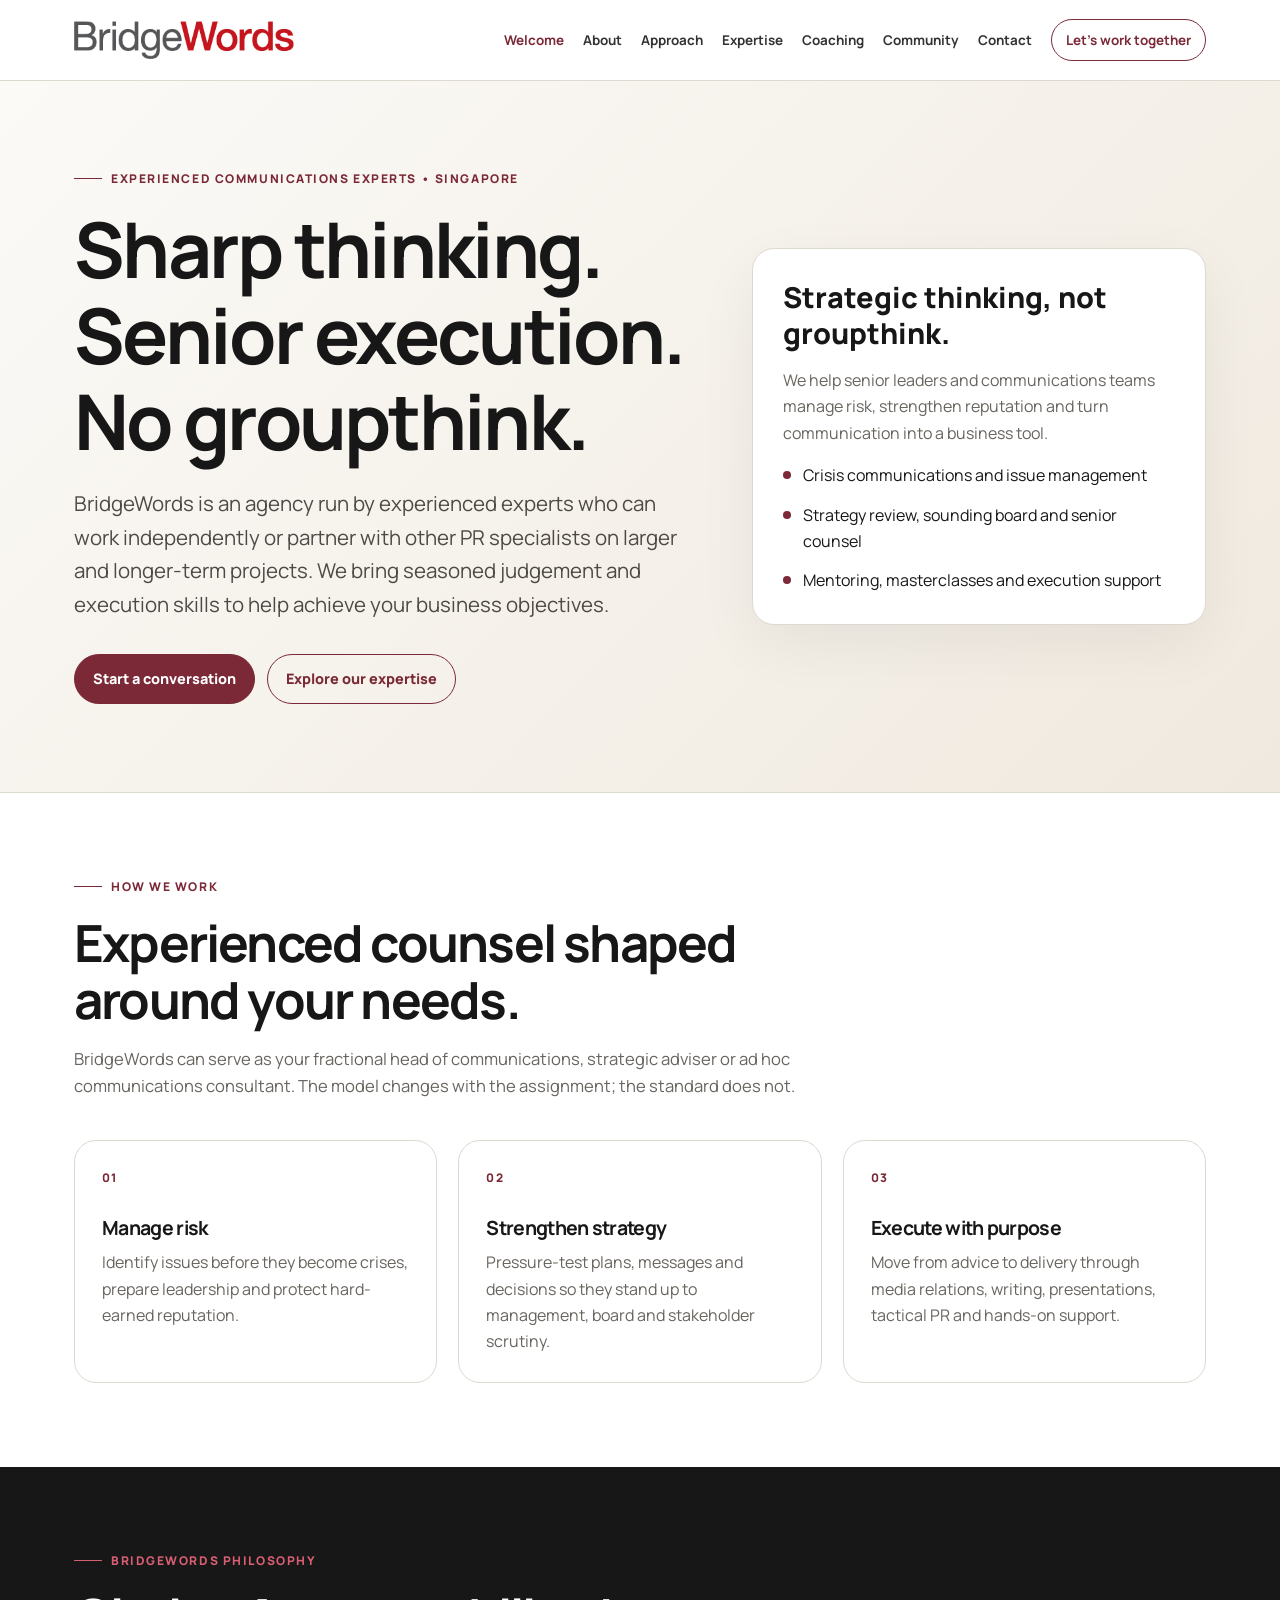
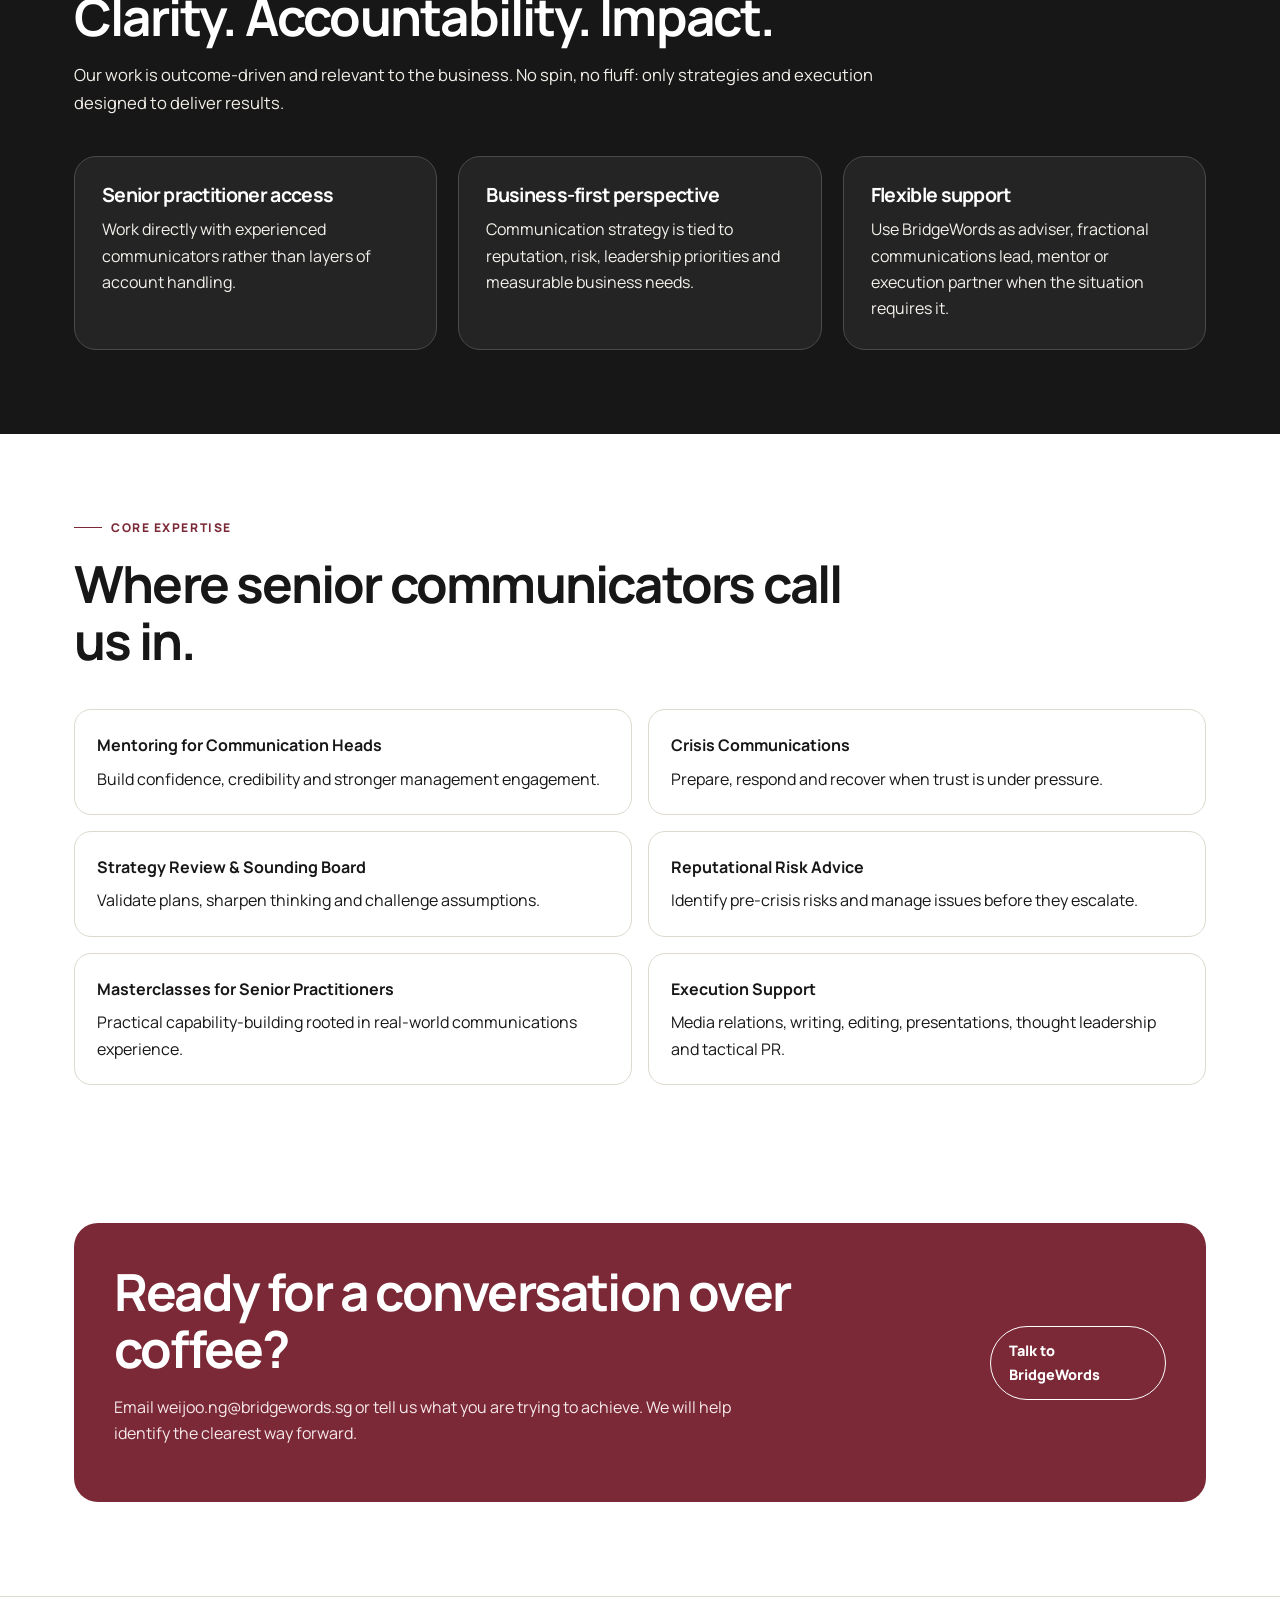
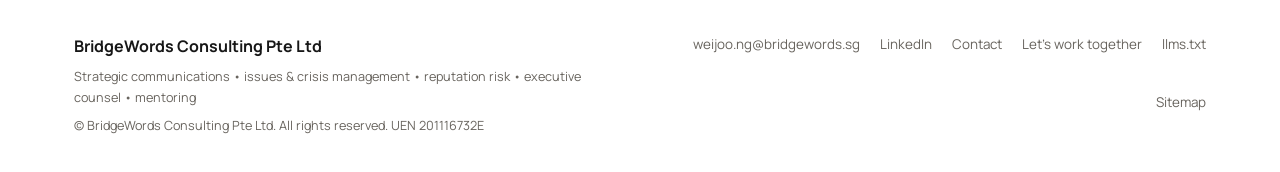
<file: index.html>
<!doctype html><html lang="en-SG"><head><meta charset="utf-8"><meta name="viewport" content="width=device-width,initial-scale=1"><title>BridgeWords Consulting Singapore | Strategic, Crisis & Reputation Communications</title><meta name="description" content="BridgeWords Consulting is a Singapore communications agency led by experienced practitioners, providing strategic counsel, crisis communications, reputation risk advice, mentoring and execution support."><link rel="canonical" href="https://bridgewords.sg/"><meta name="robots" content="index,follow,max-image-preview:large,max-snippet:-1,max-video-preview:-1"><meta property="og:type" content="website"><meta property="og:site_name" content="BridgeWords Consulting"><meta property="og:title" content="BridgeWords Consulting Singapore | Strategic, Crisis & Reputation Communications"><meta property="og:description" content="Experienced communications practitioners helping organisations manage risk, strengthen reputation and achieve business outcomes."><meta property="og:url" content="https://bridgewords.sg/"><meta name="twitter:card" content="summary"><meta name="theme-color" content="#7b2937"><link rel="icon" type="image/png" href="1db264cc-a1f7-4cd2-b5b4-df3e42ef3be7.png"><link rel="apple-touch-icon" href="1db264cc-a1f7-4cd2-b5b4-df3e42ef3be7.png"><link rel="stylesheet" href="assets/styles.css"><script type="application/ld+json">{"@context":"https://schema.org","@type":"ProfessionalService","name":"BridgeWords Consulting Pte Ltd","url":"https://bridgewords.sg/","email":"weijoo.ng@bridgewords.sg","description":"Singapore strategic communications consultancy providing crisis communications, reputation risk advice, strategic counsel, mentoring, media relations, writing and tactical PR support.","areaServed":["Singapore","ASEAN","Asia"],"knowsAbout":["Strategic communications","Crisis communications","Issues management","Reputation risk","Media relations","Executive counsel","PR mentoring","Communications strategy"],"identifier":{"@type":"PropertyValue","propertyID":"UEN","value":"201116732E"}}</script></head><body><header class="site-header"><div class="nav-wrap"><a class="brand" href="index.html" aria-label="BridgeWords Consulting home"><img class="brand-logo" src="BW_Logo_Colour.png" alt="BridgeWords Consulting Pte Ltd"></a><button class="menu-btn" aria-expanded="false" aria-controls="site-nav">Menu</button><nav class="nav" id="site-nav" aria-label="Primary"><a href="index.html" aria-current="page">Welcome</a><a href="about-bridgewords.html">About</a><a href="our-approach.html">Approach</a><a href="our-expertise.html">Expertise</a><a href="coaching--mentoring.html">Coaching</a><a href="bridgewords-community.html">Community</a><a href="contact.html">Contact</a><a class="nav-cta" href="lets-work-together.html">Let's work together</a></nav></div></header><main><section class="hero"><div class="hero-grid"><div><div class="eyebrow">Experienced communications experts • Singapore</div><h1>Sharp thinking. Senior execution. No groupthink.</h1><p class="lede">BridgeWords is an agency run by experienced experts who can work independently or partner with other PR specialists on larger and longer-term projects. We bring seasoned judgement and execution skills to help achieve your business objectives.</p><div class="hero-actions"><a class="btn btn-primary" href="lets-work-together.html">Start a conversation</a><a class="btn btn-secondary" href="our-expertise.html">Explore our expertise</a></div></div><aside class="hero-card"><div class="big">Strategic thinking, not groupthink.</div><p>We help senior leaders and communications teams manage risk, strengthen reputation and turn communication into a business tool.</p><div class="tick">Crisis communications and issue management</div><div class="tick">Strategy review, sounding board and senior counsel</div><div class="tick">Mentoring, masterclasses and execution support</div></aside></div></section><section class="section"><div class="section-head"><div class="eyebrow">How we work</div><h2>Experienced counsel shaped around your needs.</h2><p>BridgeWords can serve as your fractional head of communications, strategic adviser or ad hoc communications consultant. The model changes with the assignment; the standard does not.</p></div><div class="grid-3"><article class="card"><div class="card-num">01</div><h3>Manage risk</h3><p>Identify issues before they become crises, prepare leadership and protect hard-earned reputation.</p></article><article class="card"><div class="card-num">02</div><h3>Strengthen strategy</h3><p>Pressure-test plans, messages and decisions so they stand up to management, board and stakeholder scrutiny.</p></article><article class="card"><div class="card-num">03</div><h3>Execute with purpose</h3><p>Move from advice to delivery through media relations, writing, presentations, tactical PR and hands-on support.</p></article></div></section><section class="band"><div class="section"><div class="section-head"><div class="eyebrow">BridgeWords philosophy</div><h2>Clarity. Accountability. Impact.</h2><p>Our work is outcome-driven and relevant to the business. No spin, no fluff: only strategies and execution designed to deliver results.</p></div><div class="grid-3"><article class="card"><h3>Senior practitioner access</h3><p>Work directly with experienced communicators rather than layers of account handling.</p></article><article class="card"><h3>Business-first perspective</h3><p>Communication strategy is tied to reputation, risk, leadership priorities and measurable business needs.</p></article><article class="card"><h3>Flexible support</h3><p>Use BridgeWords as adviser, fractional communications lead, mentor or execution partner when the situation requires it.</p></article></div></div></section><section class="section"><div class="section-head"><div class="eyebrow">Core expertise</div><h2>Where senior communicators call us in.</h2></div><div class="service-list"><div class="service"><strong>Mentoring for Communication Heads</strong><span>Build confidence, credibility and stronger management engagement.</span></div><div class="service"><strong>Crisis Communications</strong><span>Prepare, respond and recover when trust is under pressure.</span></div><div class="service"><strong>Strategy Review & Sounding Board</strong><span>Validate plans, sharpen thinking and challenge assumptions.</span></div><div class="service"><strong>Reputational Risk Advice</strong><span>Identify pre-crisis risks and manage issues before they escalate.</span></div><div class="service"><strong>Masterclasses for Senior Practitioners</strong><span>Practical capability-building rooted in real-world communications experience.</span></div><div class="service"><strong>Execution Support</strong><span>Media relations, writing, editing, presentations, thought leadership and tactical PR.</span></div></div></section><section class="section section-tight"><div class="cta"><div><h2>Ready for a conversation over coffee?</h2><p>Email weijoo.ng@bridgewords.sg or tell us what you are trying to achieve. We will help identify the clearest way forward.</p></div><a class="btn btn-secondary" style="border-color:white;color:white" href="lets-work-together.html">Talk to BridgeWords</a></div></section></main><footer class="site-footer"><div class="footer-grid"><div><strong>BridgeWords Consulting Pte Ltd</strong><div class="footer-note">Strategic communications • issues & crisis management • reputation risk • executive counsel • mentoring</div><div class="footer-note">© BridgeWords Consulting Pte Ltd. All rights reserved. UEN 201116732E</div></div><div class="footer-links"><a href="mailto:weijoo.ng@bridgewords.sg">weijoo.ng@bridgewords.sg</a><a href="https://www.linkedin.com/in/weijoo/recent-activity/all/" target="_blank" rel="noopener">LinkedIn</a><a href="contact.html">Contact</a><a href="lets-work-together.html">Let's work together</a><a href="llms.txt">llms.txt</a><a href="sitemap.xml">Sitemap</a></div></div></footer><script src="assets/site.js" defer></script></body></html>
</file>
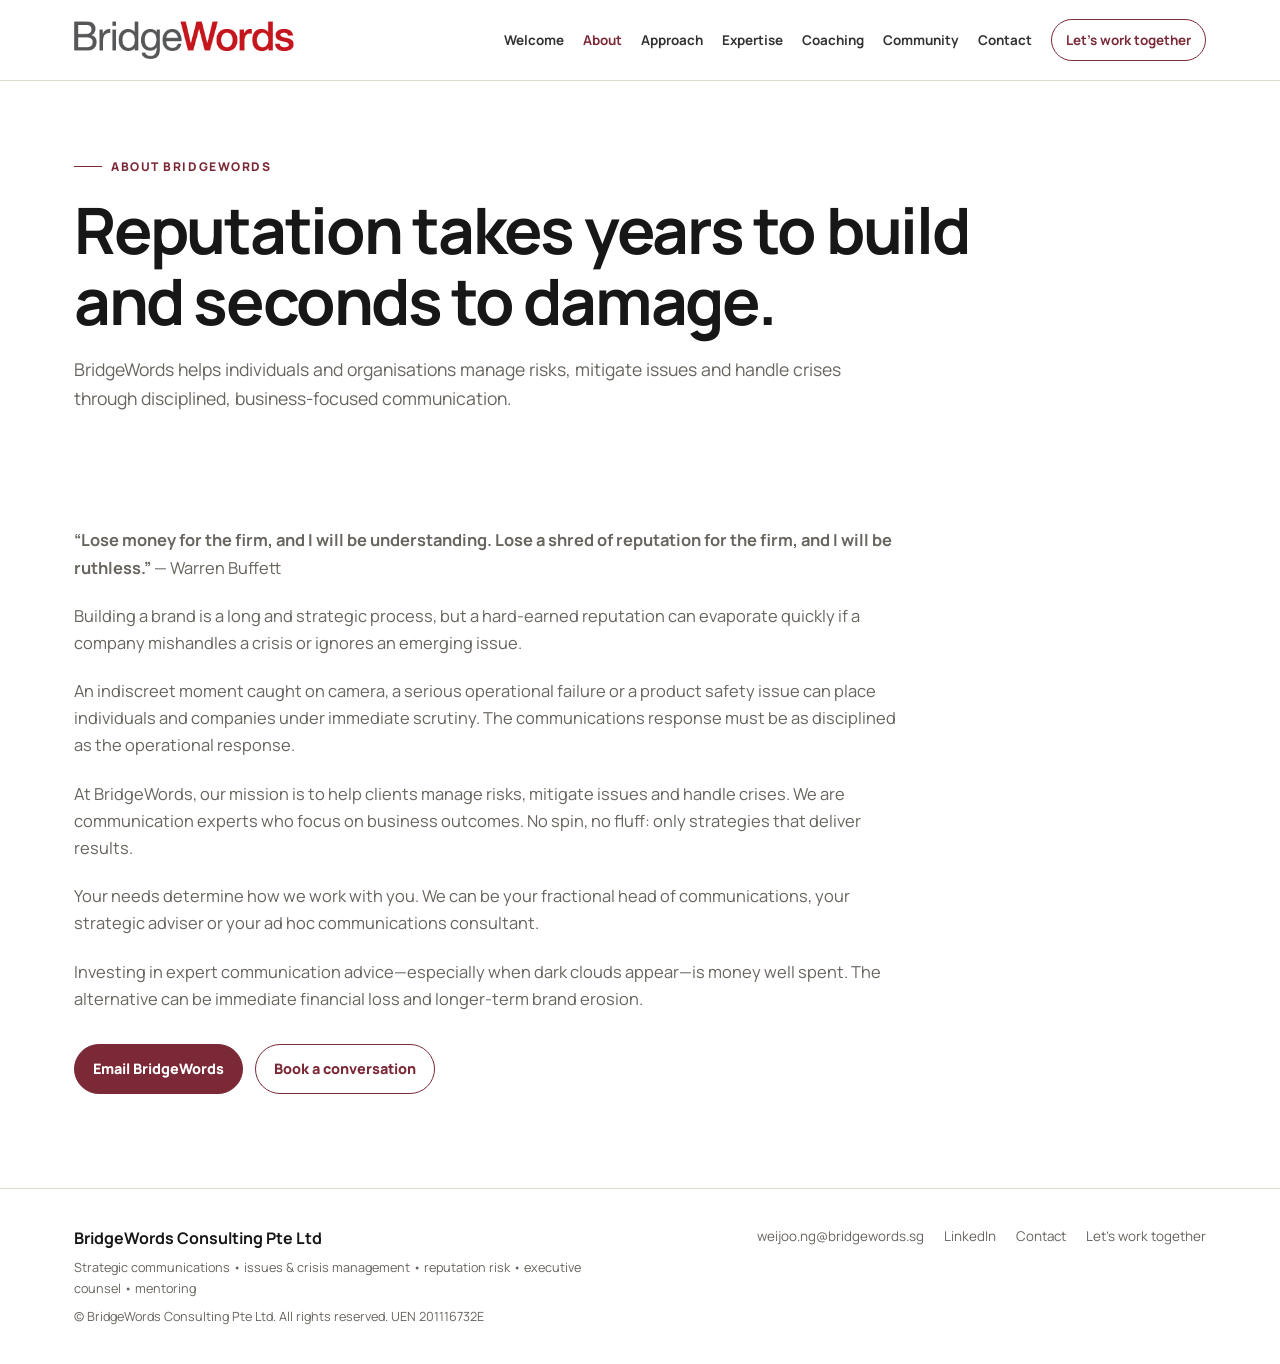
<file: about-bridgewords.html>
<!doctype html><html lang="en-SG"><head><meta charset="utf-8"><meta name="viewport" content="width=device-width,initial-scale=1"><title>About BridgeWords Consulting | Reputation, Risk & Crisis Communications Singapore</title><meta name="description" content="BridgeWords helps individuals and organisations manage communications risk, mitigate issues and handle crises with practical senior counsel focused on business outcomes."><link rel="canonical" href="https://bridgewords.sg/about-bridgewords.html"><meta name="robots" content="index,follow,max-image-preview:large,max-snippet:-1,max-video-preview:-1"><meta property="og:type" content="website"><meta property="og:site_name" content="BridgeWords Consulting"><meta property="og:title" content="About BridgeWords Consulting | Reputation, Risk & Crisis Communications Singapore"><meta property="og:description" content="Practical senior communications counsel to manage risk, mitigate issues and protect reputation."><meta property="og:url" content="https://bridgewords.sg/about-bridgewords.html"><meta name="twitter:card" content="summary"><meta name="theme-color" content="#7b2937"><link rel="icon" type="image/png" href="1db264cc-a1f7-4cd2-b5b4-df3e42ef3be7.png"><link rel="apple-touch-icon" href="1db264cc-a1f7-4cd2-b5b4-df3e42ef3be7.png"><link rel="stylesheet" href="assets/styles.css"></head><body><header class="site-header"><div class="nav-wrap"><a class="brand" href="index.html" aria-label="BridgeWords Consulting home"><img class="brand-logo" src="BW_Logo_Colour.png" alt="BridgeWords Consulting Pte Ltd"></a><button class="menu-btn" aria-expanded="false" aria-controls="site-nav">Menu</button><nav class="nav" id="site-nav" aria-label="Primary"><a href="index.html">Welcome</a><a href="about-bridgewords.html" aria-current="page">About</a><a href="our-approach.html">Approach</a><a href="our-expertise.html">Expertise</a><a href="coaching--mentoring.html">Coaching</a><a href="bridgewords-community.html">Community</a><a href="contact.html">Contact</a><a class="nav-cta" href="lets-work-together.html">Let's work together</a></nav></div></header><main><section class="page-hero"><div class="eyebrow">About BridgeWords</div><h1>Reputation takes years to build and seconds to damage.</h1><p>BridgeWords helps individuals and organisations manage risks, mitigate issues and handle crises through disciplined, business-focused communication.</p></section><section class="section section-tight"><div class="prose"><p><strong>“Lose money for the firm, and I will be understanding. Lose a shred of reputation for the firm, and I will be ruthless.”</strong> — Warren Buffett</p><p>Building a brand is a long and strategic process, but a hard-earned reputation can evaporate quickly if a company mishandles a crisis or ignores an emerging issue.</p><p>An indiscreet moment caught on camera, a serious operational failure or a product safety issue can place individuals and companies under immediate scrutiny. The communications response must be as disciplined as the operational response.</p><p>At BridgeWords, our mission is to help clients manage risks, mitigate issues and handle crises. We are communication experts who focus on business outcomes. No spin, no fluff: only strategies that deliver results.</p><p>Your needs determine how we work with you. We can be your fractional head of communications, your strategic adviser or your ad hoc communications consultant.</p><p>Investing in expert communication advice—especially when dark clouds appear—is money well spent. The alternative can be immediate financial loss and longer-term brand erosion.</p></div><div class="hero-actions"><a class="btn btn-primary" href="mailto:weijoo.ng@bridgewords.sg">Email BridgeWords</a><a class="btn btn-secondary" href="lets-work-together.html">Book a conversation</a></div></section></main><footer class="site-footer"><div class="footer-grid"><div><strong>BridgeWords Consulting Pte Ltd</strong><div class="footer-note">Strategic communications • issues & crisis management • reputation risk • executive counsel • mentoring</div><div class="footer-note">© BridgeWords Consulting Pte Ltd. All rights reserved. UEN 201116732E</div></div><div class="footer-links"><a href="mailto:weijoo.ng@bridgewords.sg">weijoo.ng@bridgewords.sg</a><a href="https://www.linkedin.com/in/weijoo/recent-activity/all/" target="_blank" rel="noopener">LinkedIn</a><a href="contact.html">Contact</a><a href="lets-work-together.html">Let's work together</a></div></div></footer><script src="assets/site.js" defer></script></body></html>
</file>
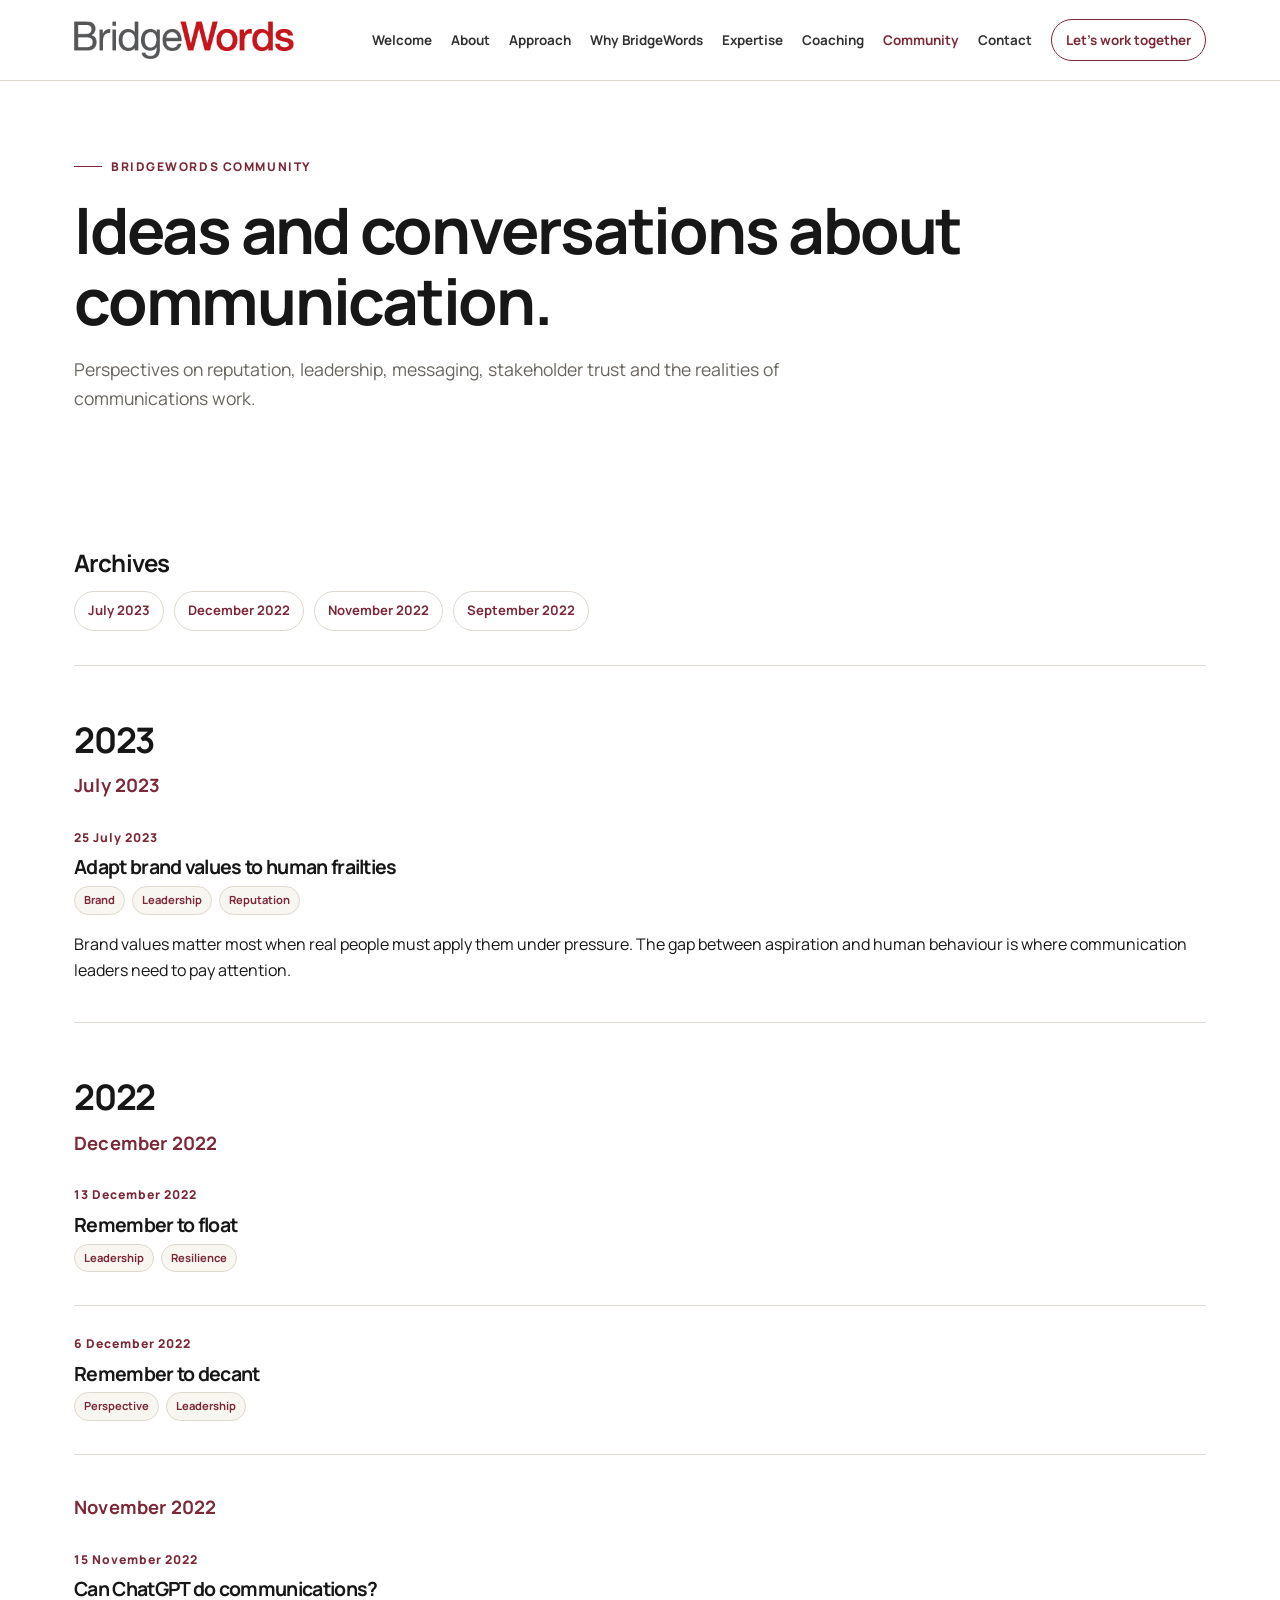
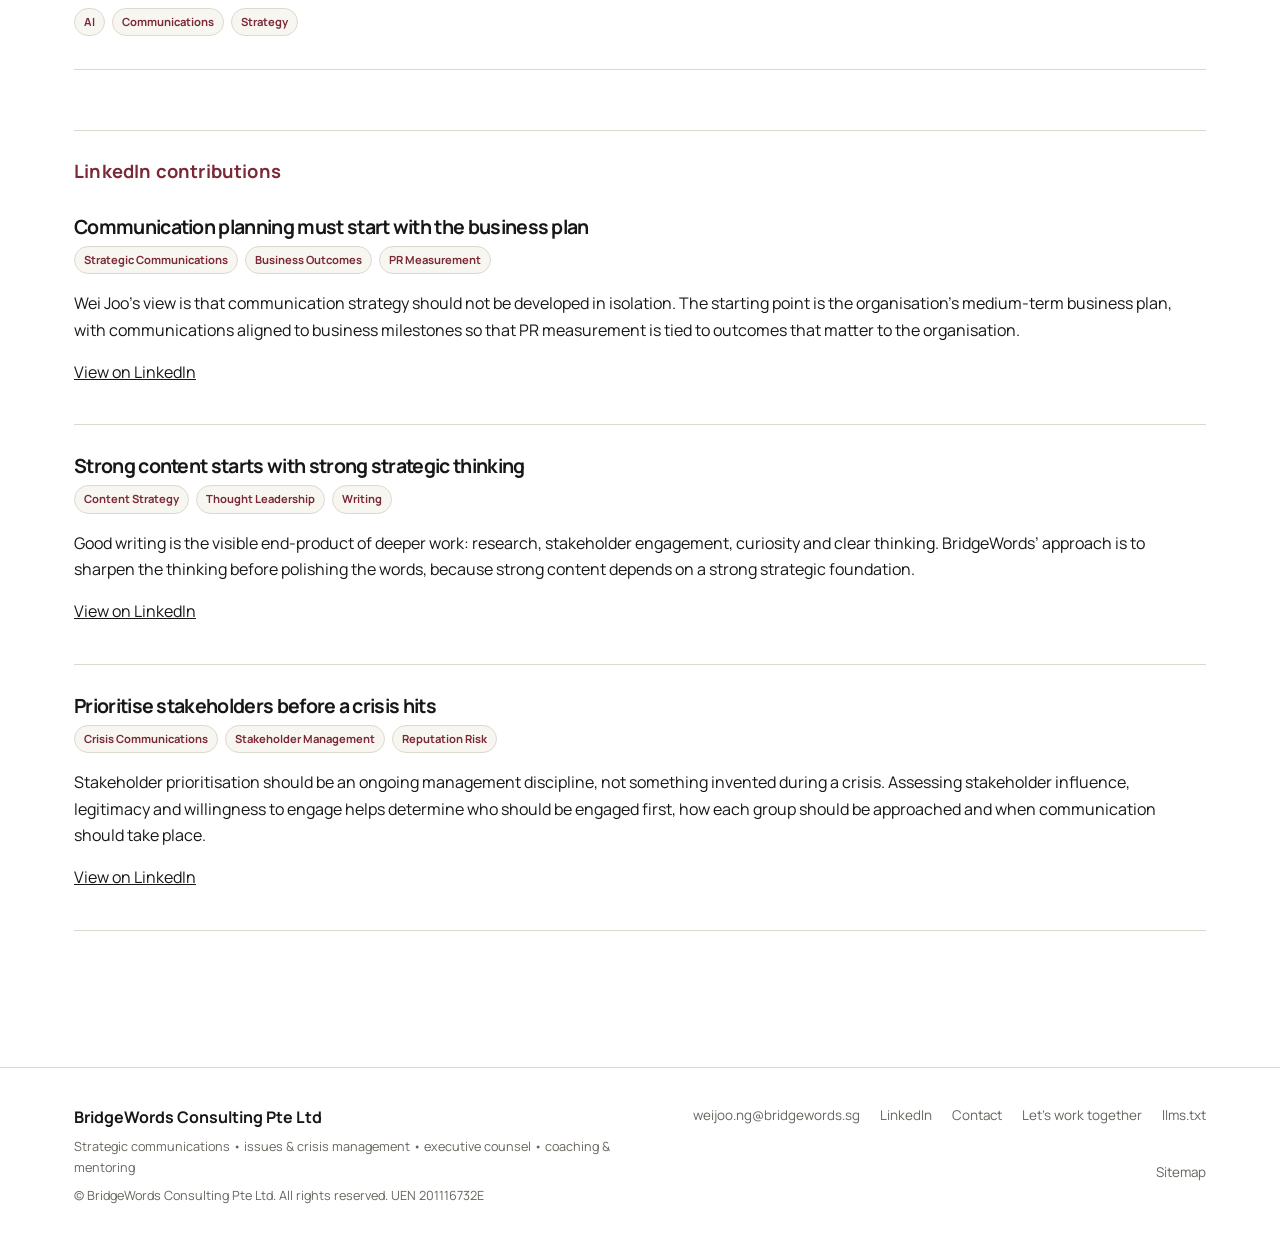
<file: bridgewords-community.html>
<!doctype html><html lang="en-SG"><head><meta charset="utf-8"><meta name="viewport" content="width=device-width,initial-scale=1"><title>BridgeWords Community | Communications Ideas & Commentary</title><meta name="description" content="BridgeWords Community shares perspectives on strategic communications, reputation, leadership, messaging and stakeholder trust."><link rel="canonical" href="https://bridgewords.sg/bridgewords-community.html"><meta name="robots" content="index,follow,max-image-preview:large,max-snippet:-1,max-video-preview:-1"><meta property="og:type" content="website"><meta property="og:site_name" content="BridgeWords Consulting"><meta property="og:title" content="BridgeWords Community | Communications Ideas & Commentary"><meta property="og:description" content="BridgeWords Community shares perspectives on strategic communications, reputation, leadership, messaging and stakeholder trust."><meta property="og:url" content="https://bridgewords.sg/bridgewords-community.html"><meta name="twitter:card" content="summary"><meta name="theme-color" content="#7b2937"><link rel="icon" type="image/png" href="1db264cc-a1f7-4cd2-b5b4-df3e42ef3be7.png"><link rel="apple-touch-icon" href="1db264cc-a1f7-4cd2-b5b4-df3e42ef3be7.png"><link rel="stylesheet" href="assets/styles.css"><script type="application/ld+json">{"@context":"https://schema.org","@type":"ProfessionalService","name":"BridgeWords Consulting Pte Ltd","url":"https://bridgewords.sg/","email":"weijoo.ng@bridgewords.sg","description":"Singapore strategic communications consultancy supporting senior leaders and organisations with reputation, issues and crisis communications, counsel, media relations, writing, coaching and mentoring.","areaServed":["Singapore","Asia"],"knowsAbout":["Strategic communications","Crisis communications","Issues management","Corporate reputation","Media relations","Executive counsel","PR coaching","Communications mentoring"],"identifier":{"@type":"PropertyValue","propertyID":"UEN","value":"201116732E"}}</script></head><body><header class="site-header"><div class="nav-wrap"><a class="brand" href="index.html" aria-label="BridgeWords Consulting home"><img class="brand-logo" src="BW_Logo_Colour.png" alt="BridgeWords Consulting Pte Ltd"></a><button class="menu-btn" aria-expanded="false" aria-controls="site-nav">Menu</button><nav class="nav" id="site-nav" aria-label="Primary"><a href="index.html">Welcome</a><a href="about-bridgewords.html">About</a><a href="our-approach.html">Approach</a><a href="why-bridgewords.html">Why BridgeWords</a><a href="our-expertise.html">Expertise</a><a href="coaching--mentoring.html">Coaching</a><a href="bridgewords-community.html" aria-current="page">Community</a><a href="contact.html">Contact</a><a class="nav-cta" href="lets-work-together.html">Let's work together</a></nav></div></header><main><section class="page-hero"><div class="eyebrow">BridgeWords Community</div><h1>Ideas and conversations about communication.</h1><p>Perspectives on reputation, leadership, messaging, stakeholder trust and the realities of communications work.</p></section><section class="section section-tight">
<div class="archive-index">
  <h2>Archives</h2>
  <div class="archive-links">
    <a href="#july-2023">July 2023</a>
    <a href="#december-2022">December 2022</a>
    <a href="#november-2022">November 2022</a>
    <a href="https://www.bridgewords.sg/bridgewords-community/archives/09-2022" target="_blank" rel="noopener">September 2022</a>
  </div>
</div>

<div class="archive-year"><h2>2023</h2></div>
<section id="july-2023" class="archive-month">
  <h3>July 2023</h3>
  <article class="post">
    <time datetime="2023-07-25">25 July 2023</time>
    <h3>Adapt brand values to human frailties</h3>
    <div class="post-tags"><span>Brand</span><span>Leadership</span><span>Reputation</span></div>
    <p>Brand values matter most when real people must apply them under pressure. The gap between aspiration and human behaviour is where communication leaders need to pay attention.</p>
  </article>
</section>

<div class="archive-year"><h2>2022</h2></div>
<section id="december-2022" class="archive-month">
  <h3>December 2022</h3>
  <article class="post">
    <time datetime="2022-12-13">13 December 2022</time>
    <h3>Remember to float</h3>
    <div class="post-tags"><span>Leadership</span><span>Resilience</span></div>
  </article>
  <article class="post">
    <time datetime="2022-12-06">6 December 2022</time>
    <h3>Remember to decant</h3>
    <div class="post-tags"><span>Perspective</span><span>Leadership</span></div>
  </article>
</section>

<section id="november-2022" class="archive-month">
  <h3>November 2022</h3>
  <article class="post">
    <time datetime="2022-11-15">15 November 2022</time>
    <h3>Can ChatGPT do communications?</h3>
    <div class="post-tags"><span>AI</span><span>Communications</span><span>Strategy</span></div>
  </article>
</section>

<section class="archive-month linkedin-posts">
  <h3>LinkedIn contributions</h3>
  <article class="post">
    <h3>Communication planning must start with the business plan</h3>
    <div class="post-tags"><span>Strategic Communications</span><span>Business Outcomes</span><span>PR Measurement</span></div>
    <p>Wei Joo’s view is that communication strategy should not be developed in isolation. The starting point is the organisation’s medium-term business plan, with communications aligned to business milestones so that PR measurement is tied to outcomes that matter to the organisation.</p>
    <p><a href="https://www.linkedin.com/advice/1/how-can-you-use-pr-become-thought-leader-expert" target="_blank" rel="noopener">View on LinkedIn</a></p>
  </article>
  <article class="post">
    <h3>Strong content starts with strong strategic thinking</h3>
    <div class="post-tags"><span>Content Strategy</span><span>Thought Leadership</span><span>Writing</span></div>
    <p>Good writing is the visible end-product of deeper work: research, stakeholder engagement, curiosity and clear thinking. BridgeWords’ approach is to sharpen the thinking before polishing the words, because strong content depends on a strong strategic foundation.</p>
    <p><a href="https://www.linkedin.com/advice/1/how-can-you-use-pr-become-thought-leader-expert" target="_blank" rel="noopener">View on LinkedIn</a></p>
  </article>
  <article class="post">
    <h3>Prioritise stakeholders before a crisis hits</h3>
    <div class="post-tags"><span>Crisis Communications</span><span>Stakeholder Management</span><span>Reputation Risk</span></div>
    <p>Stakeholder prioritisation should be an ongoing management discipline, not something invented during a crisis. Assessing stakeholder influence, legitimacy and willingness to engage helps determine who should be engaged first, how each group should be approached and when communication should take place.</p>
    <p><a href="https://www.linkedin.com/advice/0/how-do-you-identify-prioritize-your-key" target="_blank" rel="noopener">View on LinkedIn</a></p>
  </article>
</section>
</section></main><footer class="site-footer"><div class="footer-grid"><div><strong>BridgeWords Consulting Pte Ltd</strong><div class="footer-note">Strategic communications • issues & crisis management • executive counsel • coaching & mentoring</div><div class="footer-note">© BridgeWords Consulting Pte Ltd. All rights reserved. UEN 201116732E</div></div><div class="footer-links"><a href="mailto:weijoo.ng@bridgewords.sg">weijoo.ng@bridgewords.sg</a><a href="https://www.linkedin.com/in/weijoo/recent-activity/all/" target="_blank" rel="noopener">LinkedIn</a><a href="contact.html">Contact</a><a href="lets-work-together.html">Let&apos;s work together</a><a href="llms.txt">llms.txt</a><a href="sitemap.xml">Sitemap</a></div></div></footer><script src="assets/site.js" defer></script></body></html>
</file>
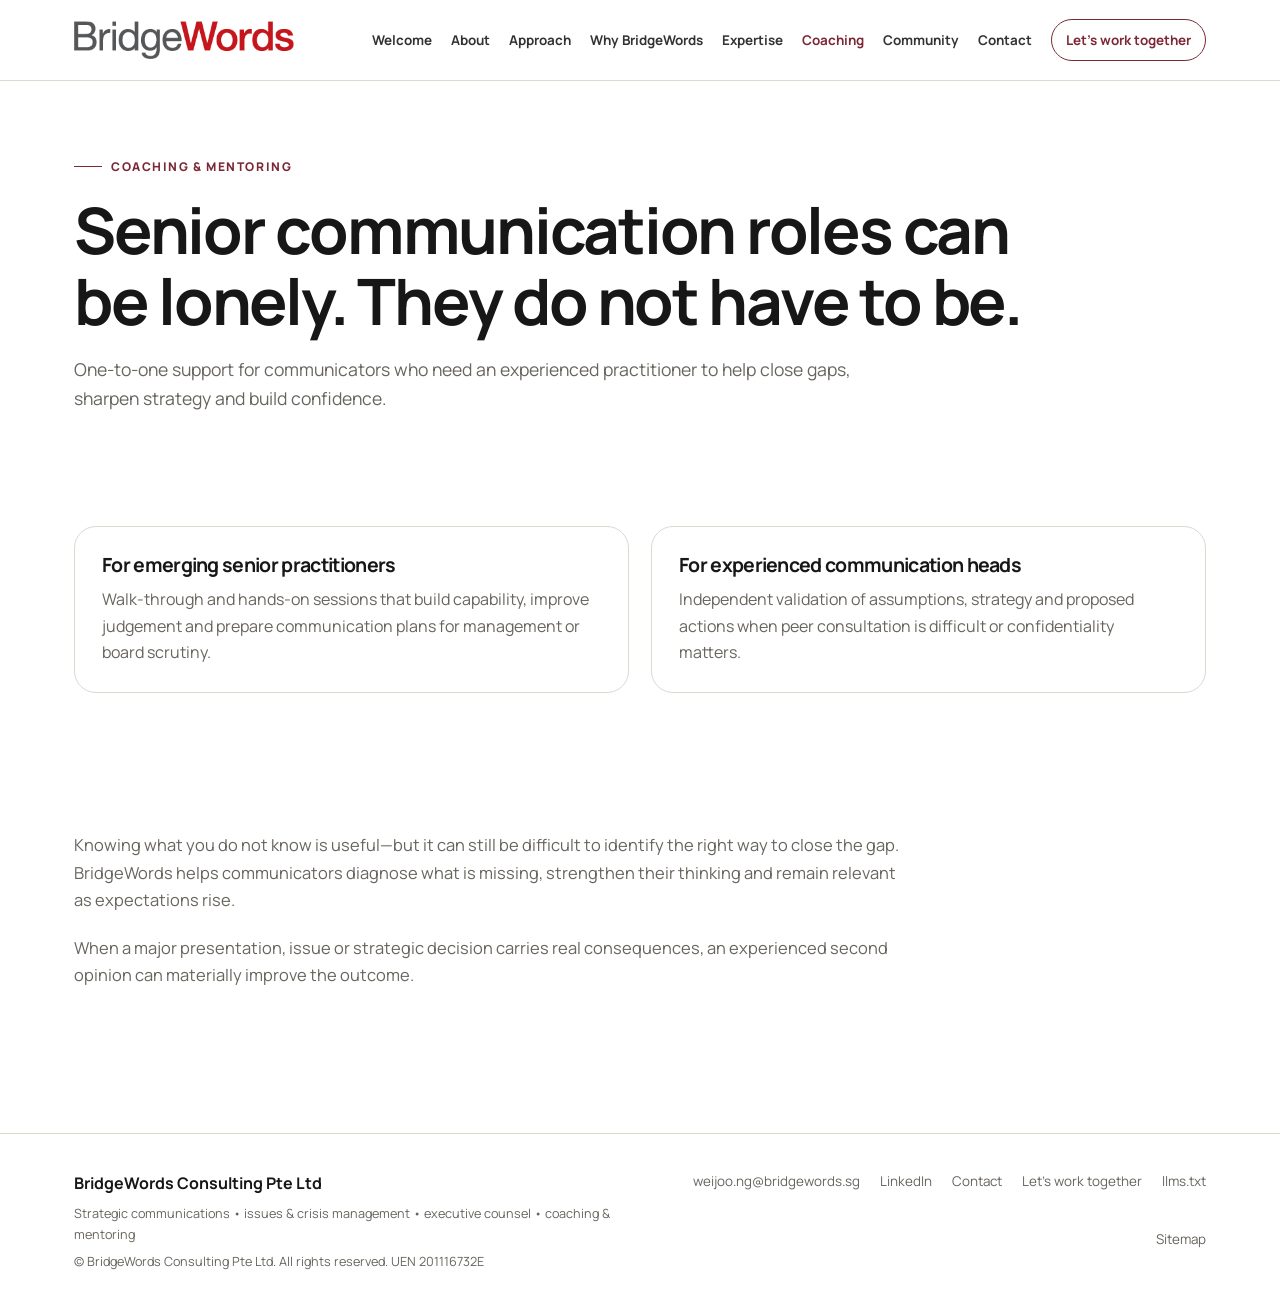
<file: coaching--mentoring.html>
<!doctype html><html lang="en-SG"><head><meta charset="utf-8"><meta name="viewport" content="width=device-width,initial-scale=1"><title>PR Coaching & Communications Mentoring Singapore | BridgeWords</title><meta name="description" content="One-to-one communications coaching and mentoring for mid-to-senior PR practitioners and senior communications leaders in Singapore and the region."><link rel="canonical" href="https://bridgewords.sg/coaching--mentoring.html"><meta name="robots" content="index,follow,max-image-preview:large,max-snippet:-1,max-video-preview:-1"><meta property="og:type" content="website"><meta property="og:site_name" content="BridgeWords Consulting"><meta property="og:title" content="PR Coaching & Communications Mentoring Singapore | BridgeWords"><meta property="og:description" content="One-to-one communications coaching and mentoring for mid-to-senior PR practitioners and senior communications leaders in Singapore and the region."><meta property="og:url" content="https://bridgewords.sg/coaching--mentoring.html"><meta name="twitter:card" content="summary"><meta name="theme-color" content="#7b2937"><link rel="icon" type="image/png" href="1db264cc-a1f7-4cd2-b5b4-df3e42ef3be7.png"><link rel="apple-touch-icon" href="1db264cc-a1f7-4cd2-b5b4-df3e42ef3be7.png"><link rel="stylesheet" href="assets/styles.css"><script type="application/ld+json">{"@context":"https://schema.org","@type":"ProfessionalService","name":"BridgeWords Consulting Pte Ltd","url":"https://bridgewords.sg/","email":"weijoo.ng@bridgewords.sg","description":"Singapore strategic communications consultancy supporting senior leaders and organisations with reputation, issues and crisis communications, counsel, media relations, writing, coaching and mentoring.","areaServed":["Singapore","Asia"],"knowsAbout":["Strategic communications","Crisis communications","Issues management","Corporate reputation","Media relations","Executive counsel","PR coaching","Communications mentoring"],"identifier":{"@type":"PropertyValue","propertyID":"UEN","value":"201116732E"}}</script></head><body><header class="site-header"><div class="nav-wrap"><a class="brand" href="index.html" aria-label="BridgeWords Consulting home"><img class="brand-logo" src="BW_Logo_Colour.png" alt="BridgeWords Consulting Pte Ltd"></a><button class="menu-btn" aria-expanded="false" aria-controls="site-nav">Menu</button><nav class="nav" id="site-nav" aria-label="Primary"><a href="index.html">Welcome</a><a href="about-bridgewords.html">About</a><a href="our-approach.html">Approach</a><a href="why-bridgewords.html">Why BridgeWords</a><a href="our-expertise.html">Expertise</a><a href="coaching--mentoring.html" aria-current="page">Coaching</a><a href="bridgewords-community.html">Community</a><a href="contact.html">Contact</a><a class="nav-cta" href="lets-work-together.html">Let's work together</a></nav></div></header><main><section class="page-hero"><div class="eyebrow">Coaching & mentoring</div><h1>Senior communication roles can be lonely. They do not have to be.</h1><p>One-to-one support for communicators who need an experienced practitioner to help close gaps, sharpen strategy and build confidence.</p></section><section class="section section-tight"><div class="grid-2"><article class="card"><h3>For emerging senior practitioners</h3><p>Walk-through and hands-on sessions that build capability, improve judgement and prepare communication plans for management or board scrutiny.</p></article><article class="card"><h3>For experienced communication heads</h3><p>Independent validation of assumptions, strategy and proposed actions when peer consultation is difficult or confidentiality matters.</p></article></div></section><section class="section"><div class="prose"><p>Knowing what you do not know is useful—but it can still be difficult to identify the right way to close the gap. BridgeWords helps communicators diagnose what is missing, strengthen their thinking and remain relevant as expectations rise.</p><p>When a major presentation, issue or strategic decision carries real consequences, an experienced second opinion can materially improve the outcome.</p></div></section></main><footer class="site-footer"><div class="footer-grid"><div><strong>BridgeWords Consulting Pte Ltd</strong><div class="footer-note">Strategic communications • issues & crisis management • executive counsel • coaching & mentoring</div><div class="footer-note">© BridgeWords Consulting Pte Ltd. All rights reserved. UEN 201116732E</div></div><div class="footer-links"><a href="mailto:weijoo.ng@bridgewords.sg">weijoo.ng@bridgewords.sg</a><a href="https://www.linkedin.com/in/weijoo/recent-activity/all/" target="_blank" rel="noopener">LinkedIn</a><a href="contact.html">Contact</a><a href="lets-work-together.html">Let&apos;s work together</a><a href="llms.txt">llms.txt</a><a href="sitemap.xml">Sitemap</a></div></div></footer><script src="assets/site.js" defer></script></body></html>
</file>
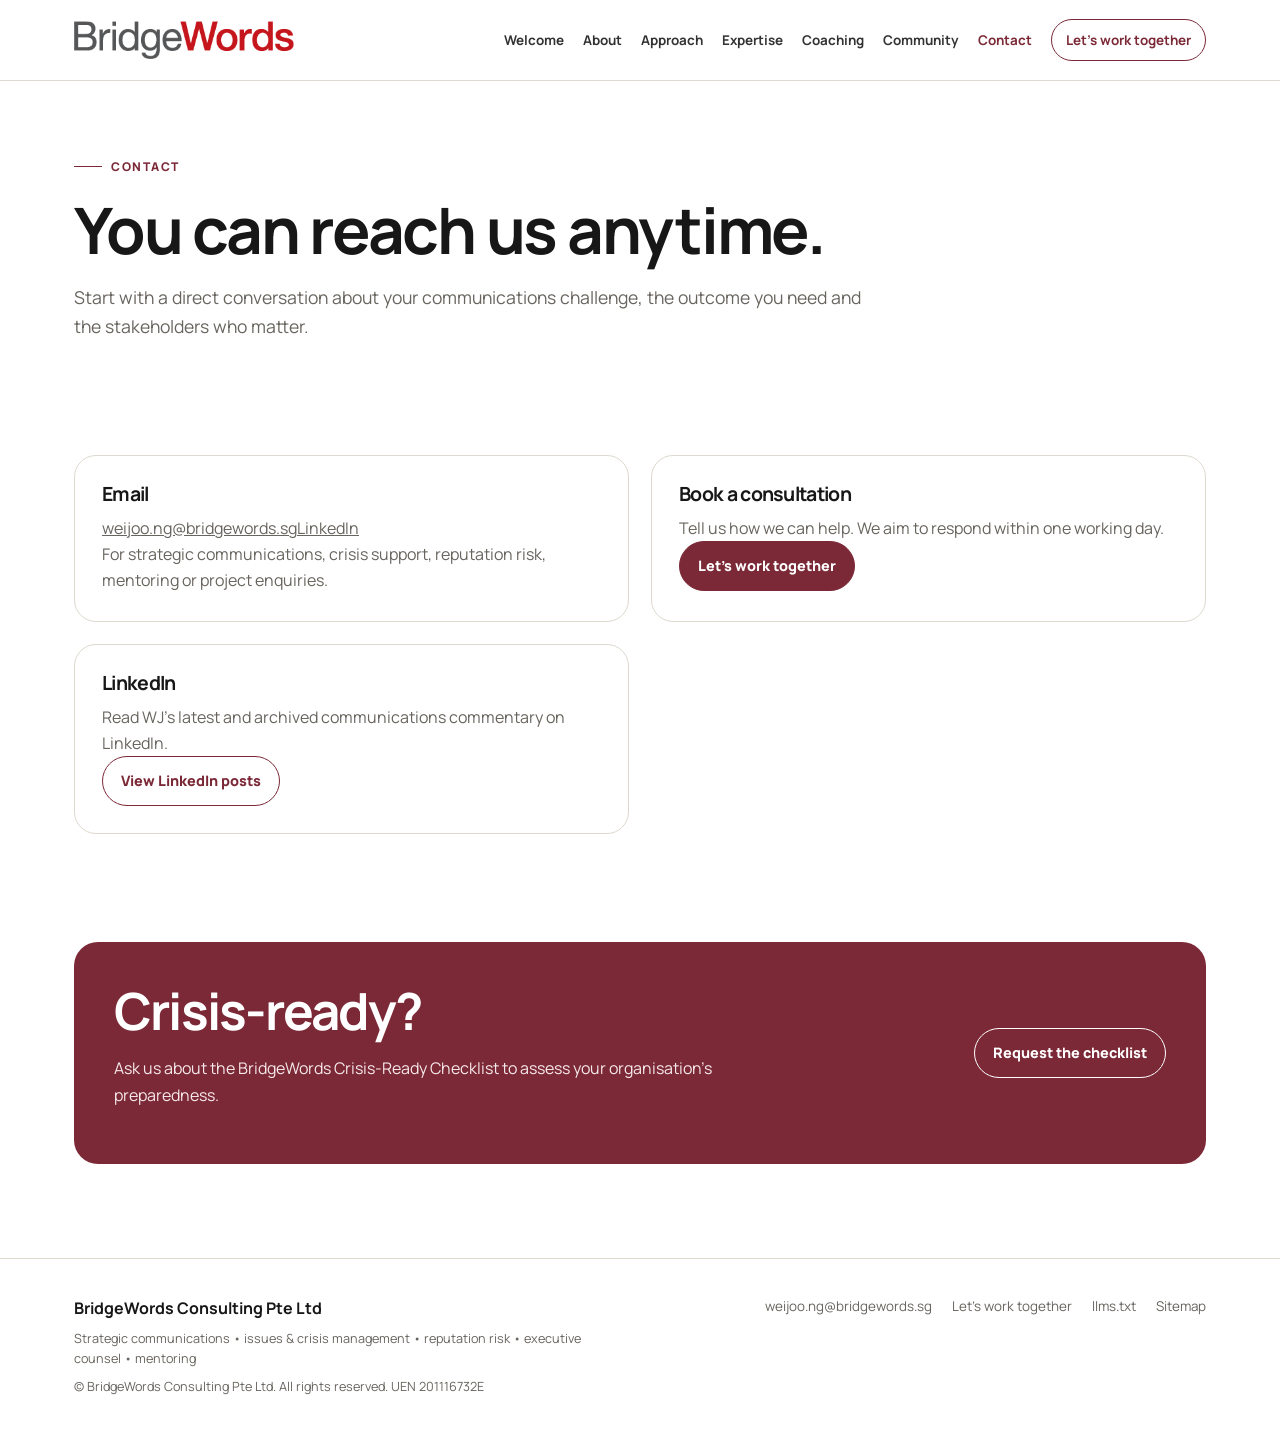
<file: contact.html>
<!doctype html><html lang="en-SG"><head><meta charset="utf-8"><meta name="viewport" content="width=device-width,initial-scale=1"><title>Contact BridgeWords Consulting Singapore</title><meta name="description" content="Contact BridgeWords Consulting in Singapore for strategic communications, crisis communications, reputation risk advice and mentoring."><link rel="canonical" href="https://bridgewords.sg/contact.html"><meta name="robots" content="index,follow"><link rel="icon" type="image/png" href="1db264cc-a1f7-4cd2-b5b4-df3e42ef3be7.png"><link rel="apple-touch-icon" href="1db264cc-a1f7-4cd2-b5b4-df3e42ef3be7.png"><link rel="stylesheet" href="assets/styles.css"></head><body><header class="site-header"><div class="nav-wrap"><a class="brand" href="index.html"><img class="brand-logo" src="BW_Logo_Colour.png" alt="BridgeWords Consulting Pte Ltd"></a><button class="menu-btn" aria-expanded="false" aria-controls="site-nav">Menu</button><nav class="nav" id="site-nav"><a href="index.html">Welcome</a><a href="about-bridgewords.html">About</a><a href="our-approach.html">Approach</a><a href="our-expertise.html">Expertise</a><a href="coaching--mentoring.html">Coaching</a><a href="bridgewords-community.html">Community</a><a href="contact.html" aria-current="page">Contact</a><a class="nav-cta" href="lets-work-together.html">Let's work together</a></nav></div></header><main><section class="page-hero"><div class="eyebrow">Contact</div><h1>You can reach us anytime.</h1><p>Start with a direct conversation about your communications challenge, the outcome you need and the stakeholders who matter.</p></section><section class="section section-tight"><div class="grid-2"><article class="card"><h3>Email</h3><p><a href="mailto:weijoo.ng@bridgewords.sg">weijoo.ng@bridgewords.sg</a><a href="https://www.linkedin.com/in/weijoo/recent-activity/all/" target="_blank" rel="noopener">LinkedIn</a></p><p>For strategic communications, crisis support, reputation risk, mentoring or project enquiries.</p></article><article class="card"><h3>Book a consultation</h3><p>Tell us how we can help. We aim to respond within one working day.</p><a class="btn btn-primary" href="lets-work-together.html">Let's work together</a></article><article class="card"><h3>LinkedIn</h3><p>Read WJ’s latest and archived communications commentary on LinkedIn.</p><a class="btn btn-secondary" href="https://www.linkedin.com/in/weijoo/recent-activity/all/" target="_blank" rel="noopener">View LinkedIn posts</a></article></div></section><section class="section section-tight"><div class="cta"><div><h2>Crisis-ready?</h2><p>Ask us about the BridgeWords Crisis-Ready Checklist to assess your organisation's preparedness.</p></div><a class="btn btn-secondary" style="border-color:white;color:white" href="mailto:weijoo.ng@bridgewords.sg">Request the checklist</a></div></section></main><footer class="site-footer"><div class="footer-grid"><div><strong>BridgeWords Consulting Pte Ltd</strong><div class="footer-note">Strategic communications • issues & crisis management • reputation risk • executive counsel • mentoring</div><div class="footer-note">© BridgeWords Consulting Pte Ltd. All rights reserved. UEN 201116732E</div></div><div class="footer-links"><a href="mailto:weijoo.ng@bridgewords.sg">weijoo.ng@bridgewords.sg</a><a href="lets-work-together.html">Let's work together</a><a href="llms.txt">llms.txt</a><a href="sitemap.xml">Sitemap</a></div></div></footer><script src="assets/site.js" defer></script></body></html>
</file>
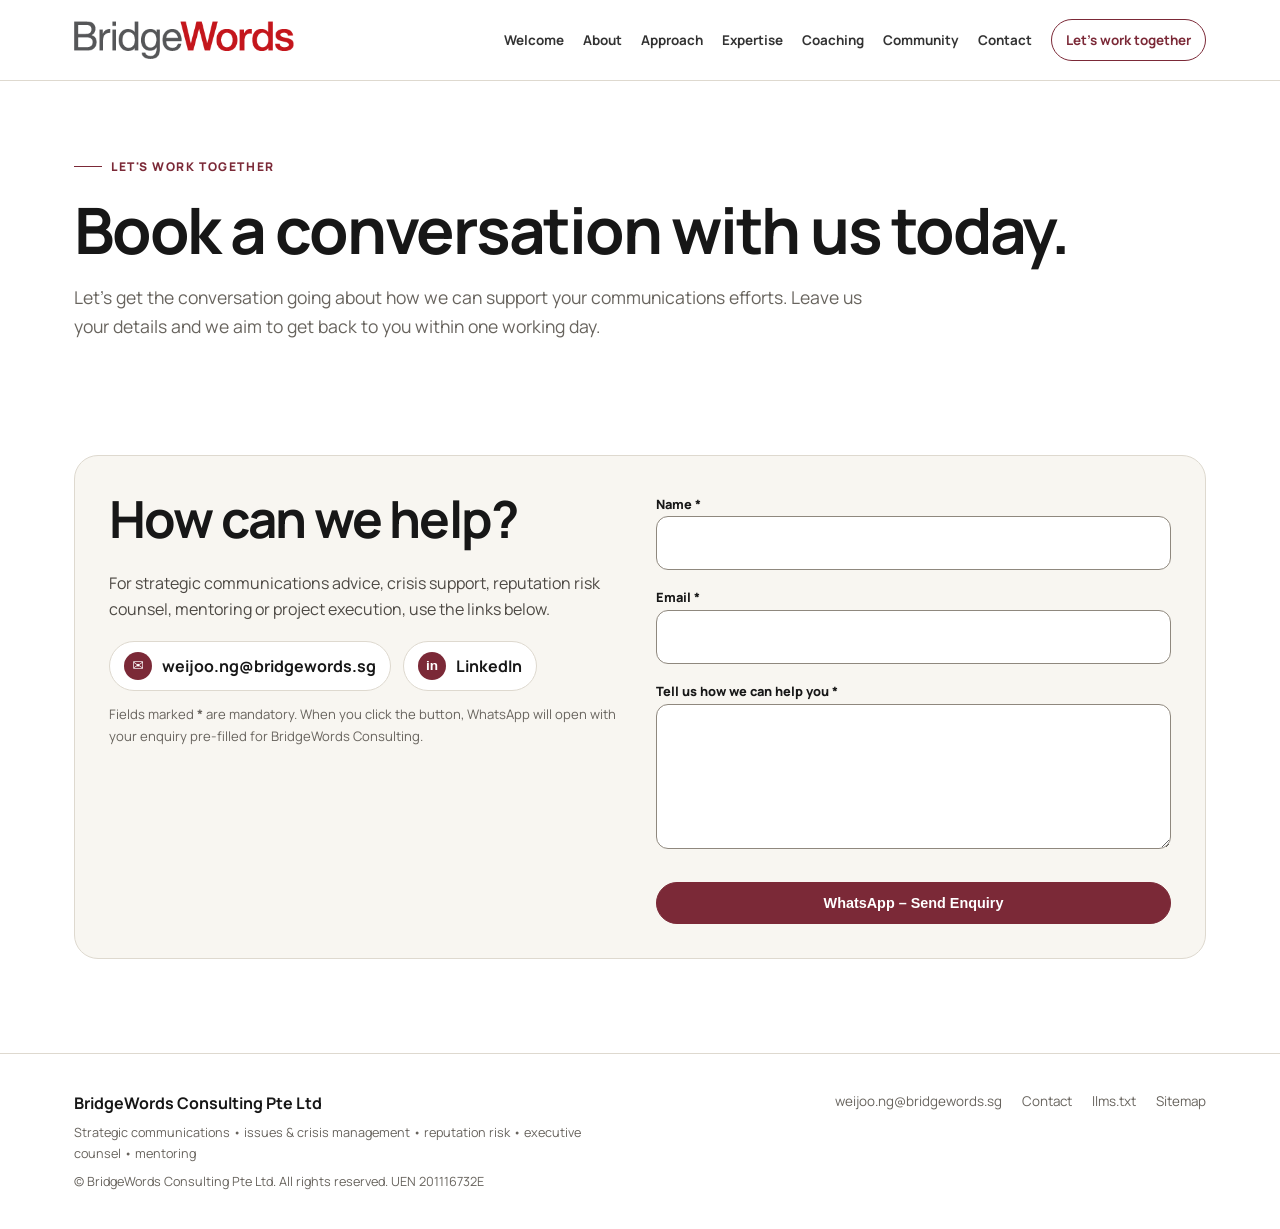
<file: lets-work-together.html>
<!doctype html><html lang="en-SG"><head><meta charset="utf-8"><meta name="viewport" content="width=device-width,initial-scale=1"><title>Let's Work Together | BridgeWords Consulting Singapore</title><meta name="description" content="Book a conversation with BridgeWords Consulting. Tell us how we can support your communications efforts and we aim to respond within one working day."><link rel="canonical" href="https://bridgewords.sg/lets-work-together.html"><meta name="robots" content="index,follow,max-image-preview:large,max-snippet:-1,max-video-preview:-1"><meta property="og:type" content="website"><meta property="og:site_name" content="BridgeWords Consulting"><meta property="og:title" content="Let's Work Together | BridgeWords Consulting Singapore"><meta property="og:description" content="Start a conversation about strategic communications, crisis support, reputation risk, mentoring or execution support."><meta property="og:url" content="https://bridgewords.sg/lets-work-together.html"><meta name="twitter:card" content="summary"><meta name="theme-color" content="#7b2937"><link rel="icon" type="image/png" href="1db264cc-a1f7-4cd2-b5b4-df3e42ef3be7.png"><link rel="apple-touch-icon" href="1db264cc-a1f7-4cd2-b5b4-df3e42ef3be7.png"><link rel="stylesheet" href="assets/styles.css"></head><body><header class="site-header"><div class="nav-wrap"><a class="brand" href="index.html" aria-label="BridgeWords Consulting home"><img class="brand-logo" src="BW_Logo_Colour.png" alt="BridgeWords Consulting Pte Ltd"></a><button class="menu-btn" aria-expanded="false" aria-controls="site-nav">Menu</button><nav class="nav" id="site-nav" aria-label="Primary"><a href="index.html">Welcome</a><a href="about-bridgewords.html">About</a><a href="our-approach.html">Approach</a><a href="our-expertise.html">Expertise</a><a href="coaching--mentoring.html">Coaching</a><a href="bridgewords-community.html">Community</a><a href="contact.html">Contact</a><a class="nav-cta" href="lets-work-together.html" aria-current="page">Let's work together</a></nav></div></header><main><section class="page-hero"><div class="eyebrow">Let's work together</div><h1>Book a conversation with us today.</h1><p>Let's get the conversation going about how we can support your communications efforts. Leave us your details and we aim to get back to you within one working day.</p></section><section class="section section-tight"><div class="contact-box"><div><h2>How can we help?</h2><p class="lede" style="font-size:1rem">For strategic communications advice, crisis support, reputation risk counsel, mentoring or project execution, use the links below.</p><div class="contact-links"><a class="contact-link" href="mailto:weijoo.ng@bridgewords.sg" aria-label="Email BridgeWords"><span class="contact-icon" aria-hidden="true">✉</span><span>weijoo.ng@bridgewords.sg</span></a><a class="contact-link" href="https://www.linkedin.com/in/weijoo/recent-activity/all/" target="_blank" rel="noopener" aria-label="BridgeWords LinkedIn activity"><span class="contact-icon linkedin-icon" aria-hidden="true">in</span><span>LinkedIn</span></a></div><p class="notice">Fields marked <strong>*</strong> are mandatory. When you click the button, WhatsApp will open with your enquiry pre-filled for BridgeWords Consulting.</p></div><form id="contact-form" class="form-grid" novalidate><div><label for="name">Name <span aria-hidden="true">*</span></label><input id="name" name="name" autocomplete="name" maxlength="120" required aria-required="true"></div><div><label for="email">Email <span aria-hidden="true">*</span></label><input id="email" name="email" type="email" autocomplete="email" maxlength="254" required aria-required="true"></div><div><label for="message">Tell us how we can help you <span aria-hidden="true">*</span></label><textarea id="message" name="message" minlength="10" maxlength="5000" required aria-required="true"></textarea></div><div class="form-status" id="form-status" role="status" aria-live="polite"></div><button class="btn btn-primary" id="contact-submit" type="submit">WhatsApp – Send Enquiry</button></form></div></section></main><footer class="site-footer"><div class="footer-grid"><div><strong>BridgeWords Consulting Pte Ltd</strong><div class="footer-note">Strategic communications • issues & crisis management • reputation risk • executive counsel • mentoring</div><div class="footer-note">© BridgeWords Consulting Pte Ltd. All rights reserved. UEN 201116732E</div></div><div class="footer-links"><a href="mailto:weijoo.ng@bridgewords.sg">weijoo.ng@bridgewords.sg</a><a href="contact.html">Contact</a><a href="llms.txt">llms.txt</a><a href="sitemap.xml">Sitemap</a></div></div></footer><script src="assets/site.js" defer></script></body></html>
</file>
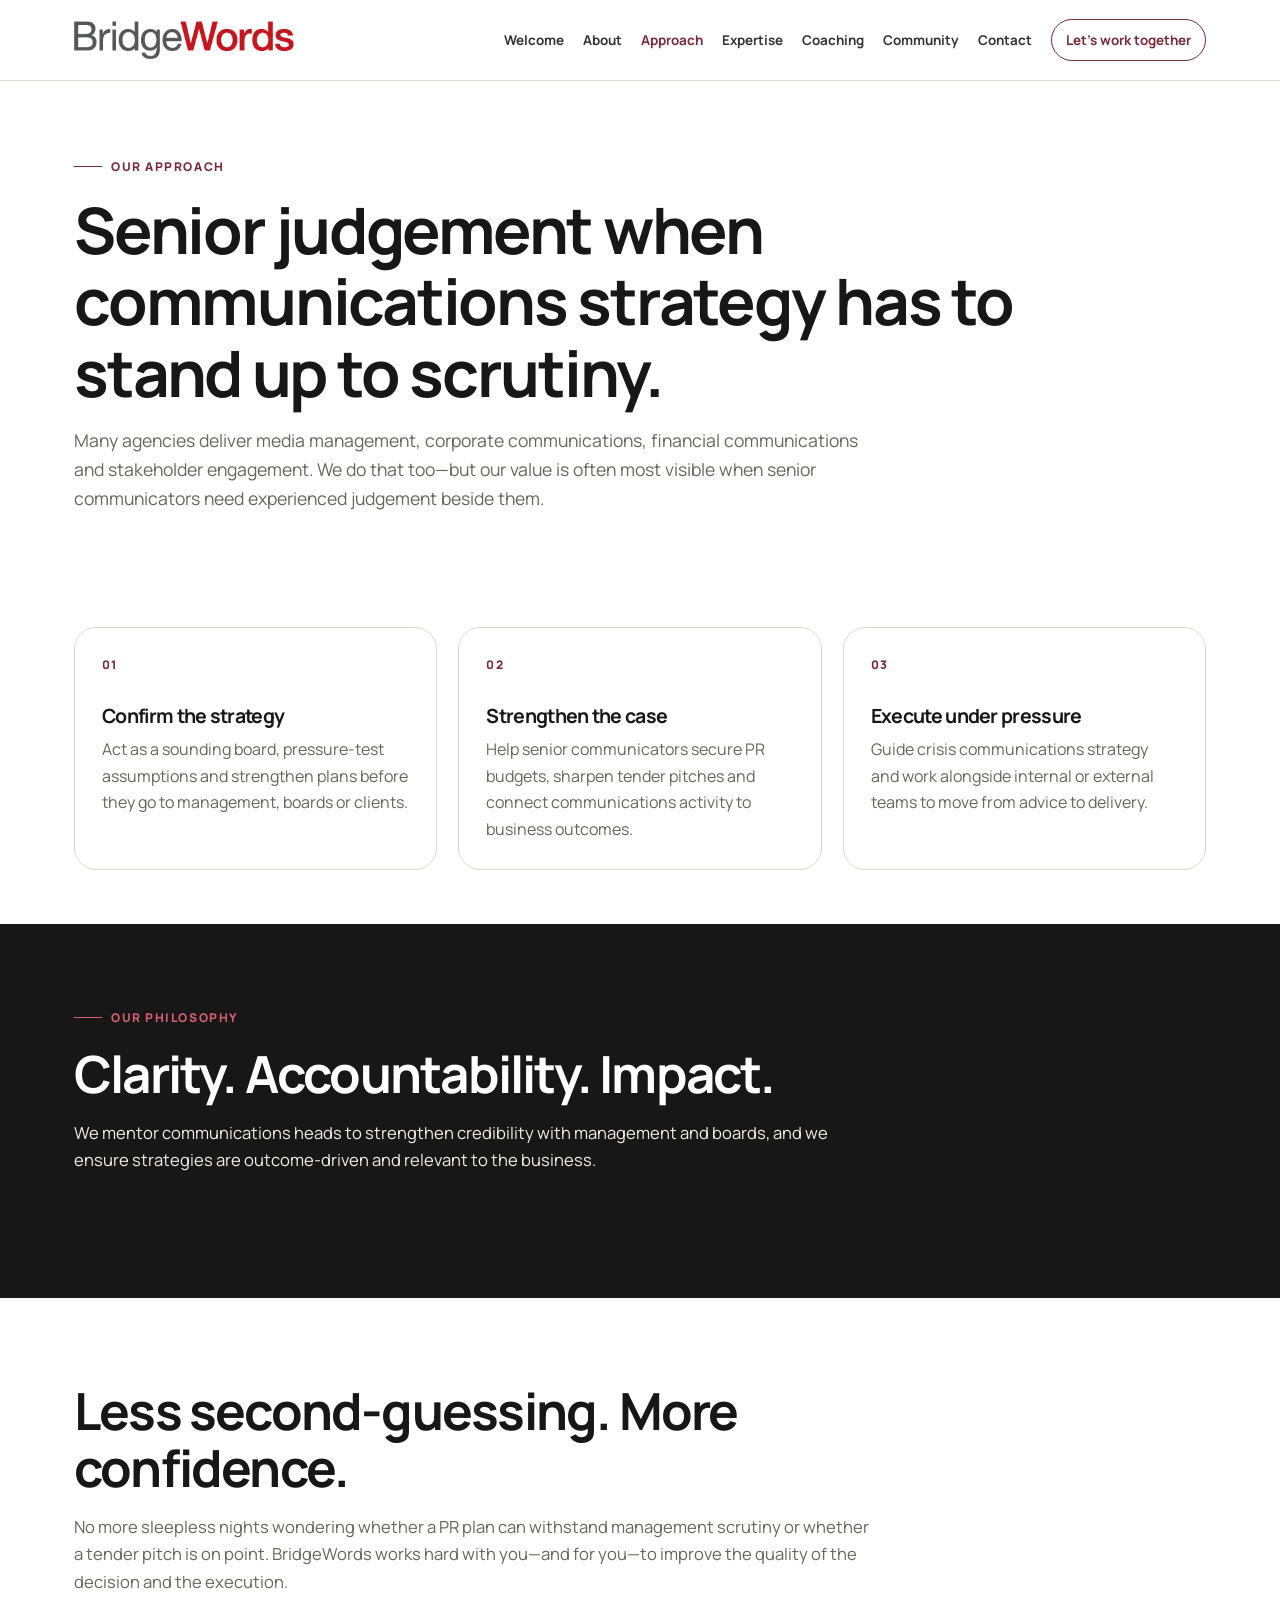
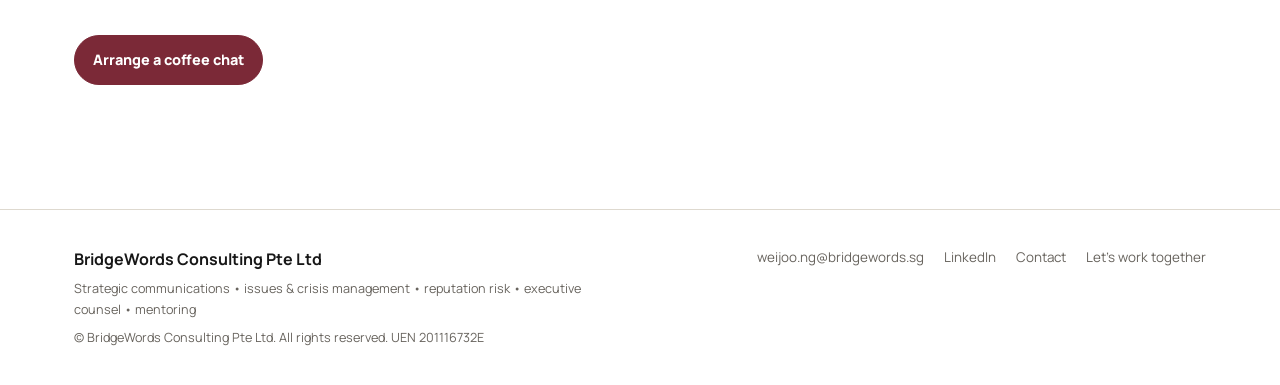
<file: our-approach.html>
<!doctype html><html lang="en-SG"><head><meta charset="utf-8"><meta name="viewport" content="width=device-width,initial-scale=1"><title>Our Approach | BridgeWords Strategic Communications Singapore</title><meta name="description" content="BridgeWords combines senior communications experience with clarity, accountability and impact to strengthen strategy, secure management confidence and execute under pressure."><link rel="canonical" href="https://bridgewords.sg/our-approach.html"><meta name="robots" content="index,follow,max-image-preview:large,max-snippet:-1,max-video-preview:-1"><meta property="og:type" content="website"><meta property="og:site_name" content="BridgeWords Consulting"><meta property="og:title" content="Our Approach | BridgeWords Strategic Communications Singapore"><meta property="og:description" content="Clarity, accountability and impact for senior communicators, management teams and boards."><meta property="og:url" content="https://bridgewords.sg/our-approach.html"><meta name="twitter:card" content="summary"><meta name="theme-color" content="#7b2937"><link rel="icon" type="image/png" href="1db264cc-a1f7-4cd2-b5b4-df3e42ef3be7.png"><link rel="apple-touch-icon" href="1db264cc-a1f7-4cd2-b5b4-df3e42ef3be7.png"><link rel="stylesheet" href="assets/styles.css"></head><body><header class="site-header"><div class="nav-wrap"><a class="brand" href="index.html" aria-label="BridgeWords Consulting home"><img class="brand-logo" src="BW_Logo_Colour.png" alt="BridgeWords Consulting Pte Ltd"></a><button class="menu-btn" aria-expanded="false" aria-controls="site-nav">Menu</button><nav class="nav" id="site-nav" aria-label="Primary"><a href="index.html">Welcome</a><a href="about-bridgewords.html">About</a><a href="our-approach.html" aria-current="page">Approach</a><a href="our-expertise.html">Expertise</a><a href="coaching--mentoring.html">Coaching</a><a href="bridgewords-community.html">Community</a><a href="contact.html">Contact</a><a class="nav-cta" href="lets-work-together.html">Let's work together</a></nav></div></header><main><section class="page-hero"><div class="eyebrow">Our approach</div><h1>Senior judgement when communications strategy has to stand up to scrutiny.</h1><p>Many agencies deliver media management, corporate communications, financial communications and stakeholder engagement. We do that too—but our value is often most visible when senior communicators need experienced judgement beside them.</p></section><section class="section section-tight"><div class="grid-3"><article class="card"><div class="card-num">01</div><h3>Confirm the strategy</h3><p>Act as a sounding board, pressure-test assumptions and strengthen plans before they go to management, boards or clients.</p></article><article class="card"><div class="card-num">02</div><h3>Strengthen the case</h3><p>Help senior communicators secure PR budgets, sharpen tender pitches and connect communications activity to business outcomes.</p></article><article class="card"><div class="card-num">03</div><h3>Execute under pressure</h3><p>Guide crisis communications strategy and work alongside internal or external teams to move from advice to delivery.</p></article></div></section><section class="band"><div class="section"><div class="section-head"><div class="eyebrow">Our philosophy</div><h2>Clarity. Accountability. Impact.</h2><p>We mentor communications heads to strengthen credibility with management and boards, and we ensure strategies are outcome-driven and relevant to the business.</p></div></div></section><section class="section"><div class="section-head"><h2>Less second-guessing. More confidence.</h2><p>No more sleepless nights wondering whether a PR plan can withstand management scrutiny or whether a tender pitch is on point. BridgeWords works hard with you—and for you—to improve the quality of the decision and the execution.</p></div><a class="btn btn-primary" href="mailto:weijoo.ng@bridgewords.sg">Arrange a coffee chat</a></section></main><footer class="site-footer"><div class="footer-grid"><div><strong>BridgeWords Consulting Pte Ltd</strong><div class="footer-note">Strategic communications • issues & crisis management • reputation risk • executive counsel • mentoring</div><div class="footer-note">© BridgeWords Consulting Pte Ltd. All rights reserved. UEN 201116732E</div></div><div class="footer-links"><a href="mailto:weijoo.ng@bridgewords.sg">weijoo.ng@bridgewords.sg</a><a href="https://www.linkedin.com/in/weijoo/recent-activity/all/" target="_blank" rel="noopener">LinkedIn</a><a href="contact.html">Contact</a><a href="lets-work-together.html">Let's work together</a></div></div></footer><script src="assets/site.js" defer></script></body></html>
</file>
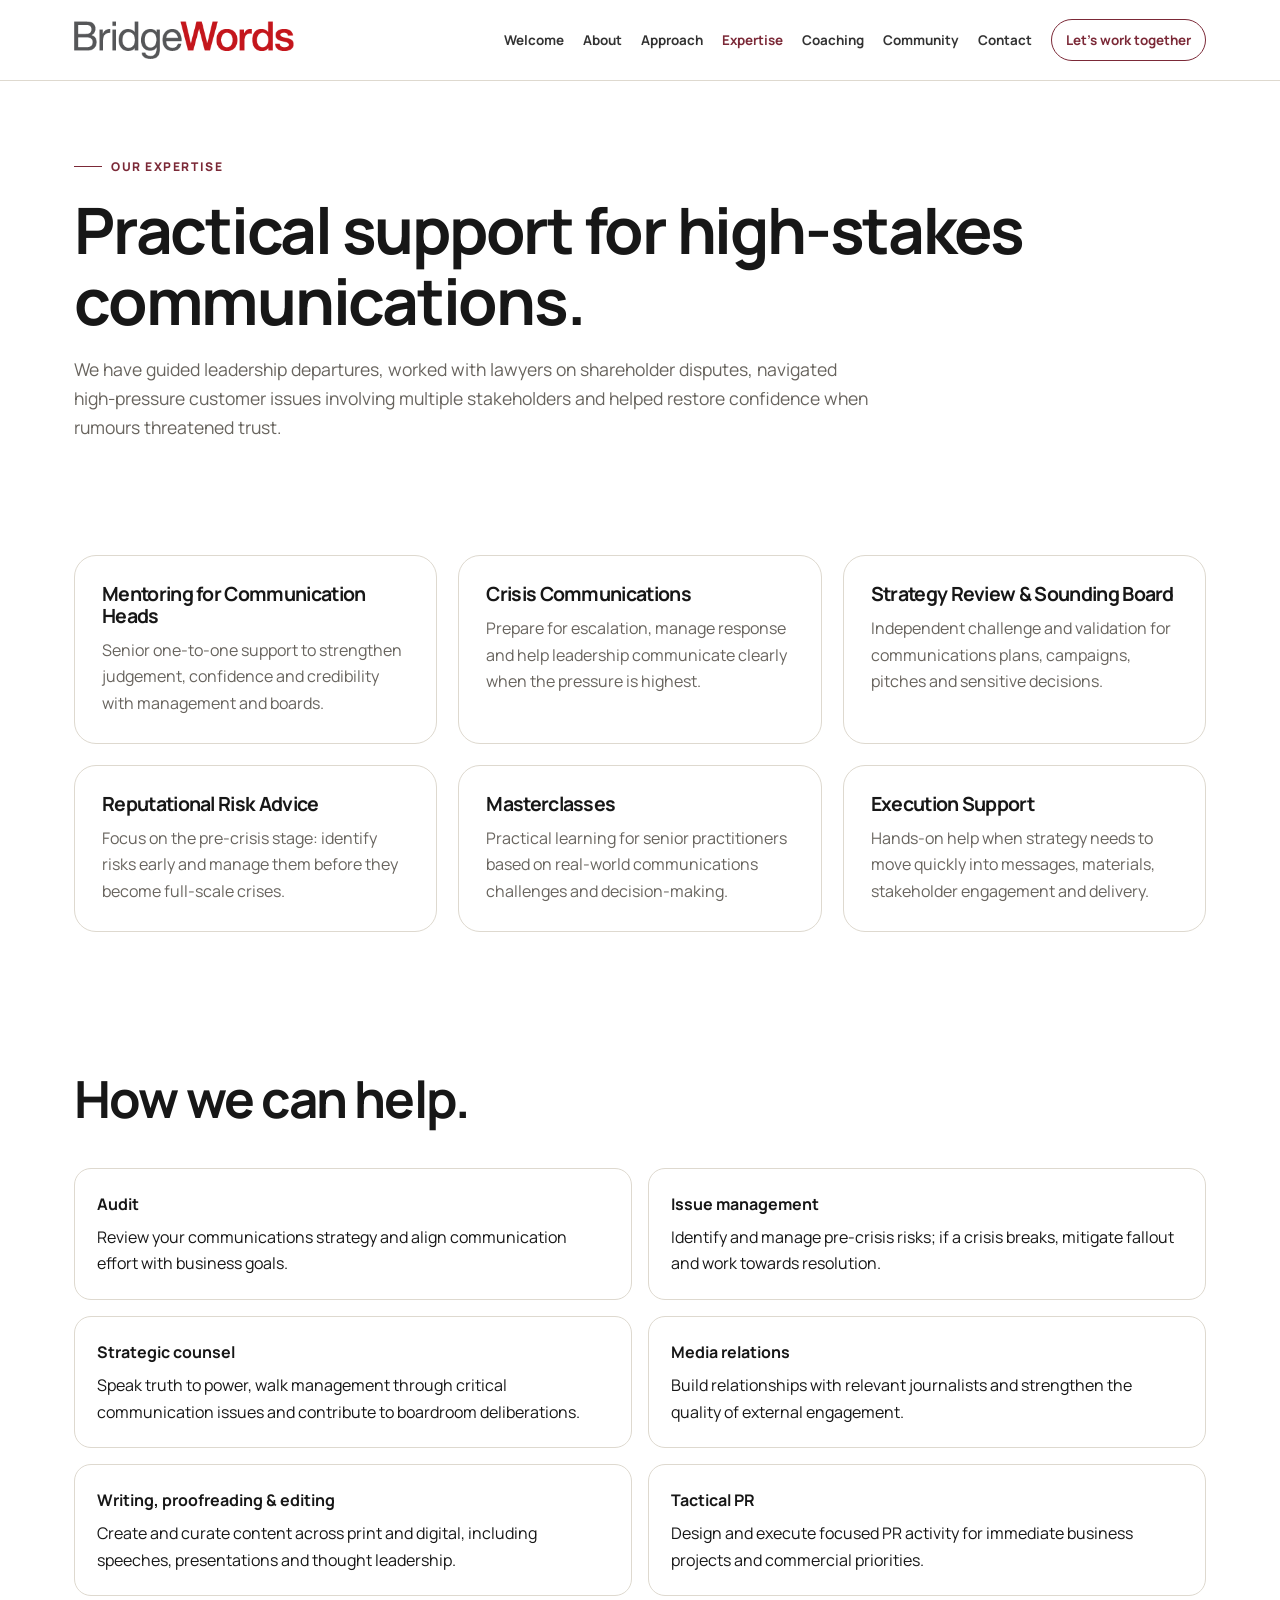
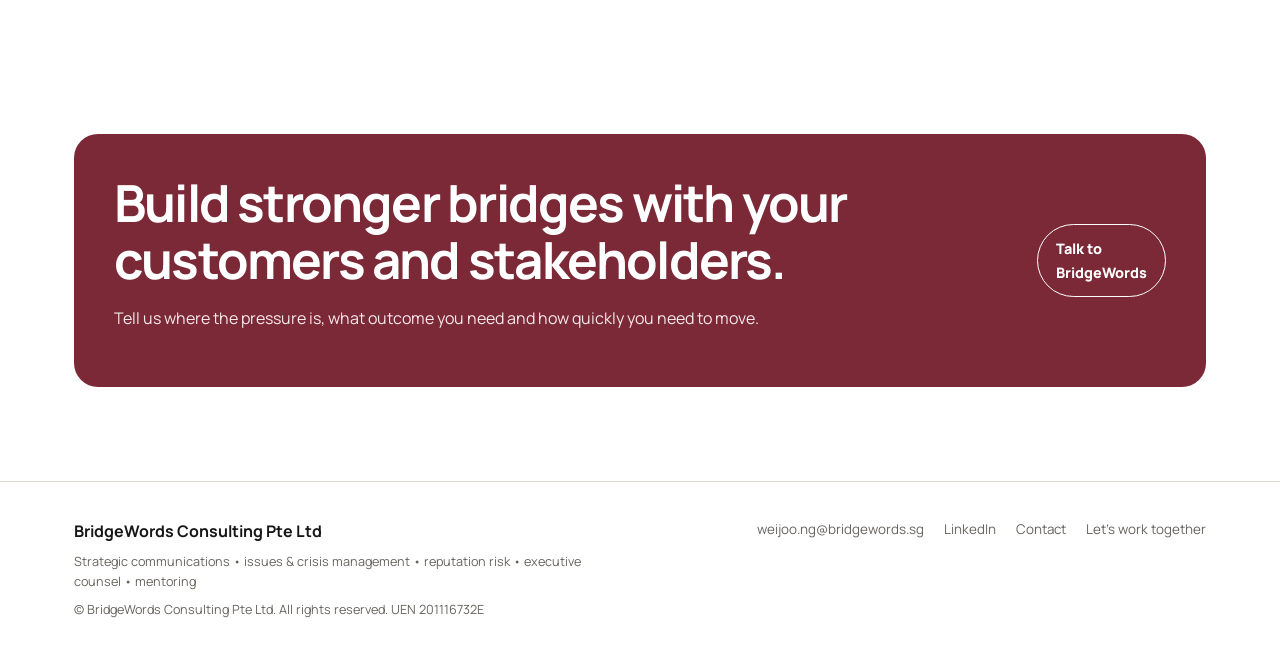
<file: our-expertise.html>
<!doctype html><html lang="en-SG"><head><meta charset="utf-8"><meta name="viewport" content="width=device-width,initial-scale=1"><title>Our Expertise | Crisis Communications, Reputation Risk & PR Counsel Singapore</title><meta name="description" content="BridgeWords expertise includes mentoring for communication heads, crisis communications, strategy review, reputational risk advice, masterclasses, audits, media relations, writing and tactical PR."><link rel="canonical" href="https://bridgewords.sg/our-expertise.html"><meta name="robots" content="index,follow,max-image-preview:large,max-snippet:-1,max-video-preview:-1"><meta property="og:type" content="website"><meta property="og:site_name" content="BridgeWords Consulting"><meta property="og:title" content="Our Expertise | Crisis Communications, Reputation Risk & PR Counsel Singapore"><meta property="og:description" content="Senior communications counsel from pre-crisis risk management through crisis response, boardroom advice and execution."><meta property="og:url" content="https://bridgewords.sg/our-expertise.html"><meta name="twitter:card" content="summary"><meta name="theme-color" content="#7b2937"><link rel="icon" type="image/png" href="1db264cc-a1f7-4cd2-b5b4-df3e42ef3be7.png"><link rel="apple-touch-icon" href="1db264cc-a1f7-4cd2-b5b4-df3e42ef3be7.png"><link rel="stylesheet" href="assets/styles.css"></head><body><header class="site-header"><div class="nav-wrap"><a class="brand" href="index.html" aria-label="BridgeWords Consulting home"><img class="brand-logo" src="BW_Logo_Colour.png" alt="BridgeWords Consulting Pte Ltd"></a><button class="menu-btn" aria-expanded="false" aria-controls="site-nav">Menu</button><nav class="nav" id="site-nav" aria-label="Primary"><a href="index.html">Welcome</a><a href="about-bridgewords.html">About</a><a href="our-approach.html">Approach</a><a href="our-expertise.html" aria-current="page">Expertise</a><a href="coaching--mentoring.html">Coaching</a><a href="bridgewords-community.html">Community</a><a href="contact.html">Contact</a><a class="nav-cta" href="lets-work-together.html">Let's work together</a></nav></div></header><main><section class="page-hero"><div class="eyebrow">Our expertise</div><h1>Practical support for high-stakes communications.</h1><p>We have guided leadership departures, worked with lawyers on shareholder disputes, navigated high-pressure customer issues involving multiple stakeholders and helped restore confidence when rumours threatened trust.</p></section><section class="section section-tight"><div class="grid-3"><article class="card"><h3>Mentoring for Communication Heads</h3><p>Senior one-to-one support to strengthen judgement, confidence and credibility with management and boards.</p></article><article class="card"><h3>Crisis Communications</h3><p>Prepare for escalation, manage response and help leadership communicate clearly when the pressure is highest.</p></article><article class="card"><h3>Strategy Review & Sounding Board</h3><p>Independent challenge and validation for communications plans, campaigns, pitches and sensitive decisions.</p></article><article class="card"><h3>Reputational Risk Advice</h3><p>Focus on the pre-crisis stage: identify risks early and manage them before they become full-scale crises.</p></article><article class="card"><h3>Masterclasses</h3><p>Practical learning for senior practitioners based on real-world communications challenges and decision-making.</p></article><article class="card"><h3>Execution Support</h3><p>Hands-on help when strategy needs to move quickly into messages, materials, stakeholder engagement and delivery.</p></article></div></section><section class="section"><div class="section-head"><h2>How we can help.</h2></div><div class="service-list"><div class="service"><strong>Audit</strong><span>Review your communications strategy and align communication effort with business goals.</span></div><div class="service"><strong>Issue management</strong><span>Identify and manage pre-crisis risks; if a crisis breaks, mitigate fallout and work towards resolution.</span></div><div class="service"><strong>Strategic counsel</strong><span>Speak truth to power, walk management through critical communication issues and contribute to boardroom deliberations.</span></div><div class="service"><strong>Media relations</strong><span>Build relationships with relevant journalists and strengthen the quality of external engagement.</span></div><div class="service"><strong>Writing, proofreading & editing</strong><span>Create and curate content across print and digital, including speeches, presentations and thought leadership.</span></div><div class="service"><strong>Tactical PR</strong><span>Design and execute focused PR activity for immediate business projects and commercial priorities.</span></div></div></section><section class="section section-tight"><div class="cta"><div><h2>Build stronger bridges with your customers and stakeholders.</h2><p>Tell us where the pressure is, what outcome you need and how quickly you need to move.</p></div><a class="btn btn-secondary" style="border-color:white;color:white" href="lets-work-together.html">Talk to BridgeWords</a></div></section></main><footer class="site-footer"><div class="footer-grid"><div><strong>BridgeWords Consulting Pte Ltd</strong><div class="footer-note">Strategic communications • issues & crisis management • reputation risk • executive counsel • mentoring</div><div class="footer-note">© BridgeWords Consulting Pte Ltd. All rights reserved. UEN 201116732E</div></div><div class="footer-links"><a href="mailto:weijoo.ng@bridgewords.sg">weijoo.ng@bridgewords.sg</a><a href="https://www.linkedin.com/in/weijoo/recent-activity/all/" target="_blank" rel="noopener">LinkedIn</a><a href="contact.html">Contact</a><a href="lets-work-together.html">Let's work together</a></div></div></footer><script src="assets/site.js" defer></script></body></html>
</file>
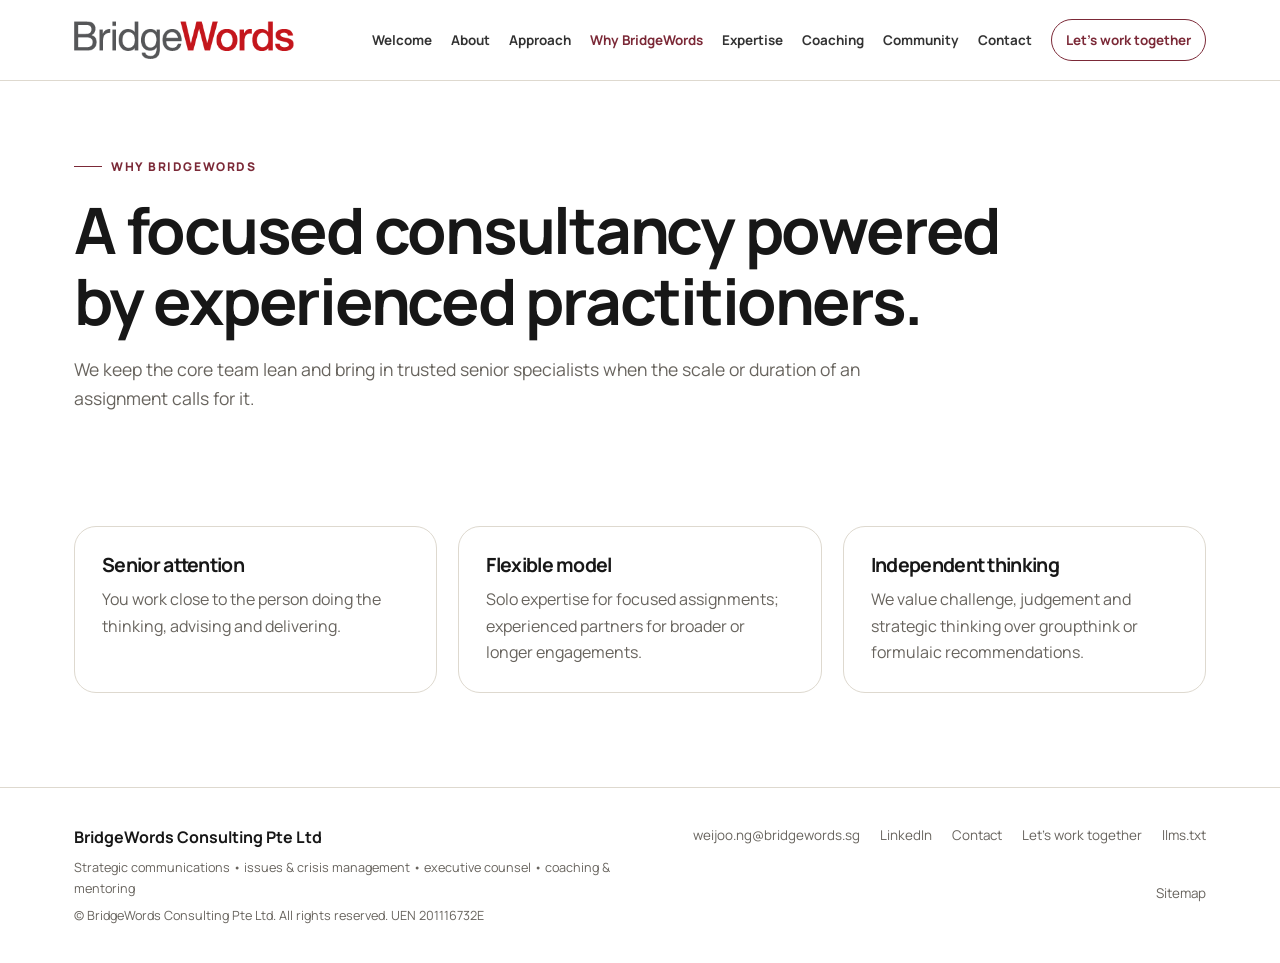
<file: why-bridgewords.html>
<!doctype html><html lang="en-SG"><head><meta charset="utf-8"><meta name="viewport" content="width=device-width,initial-scale=1"><title>Why BridgeWords | Senior Communications Expertise Singapore</title><meta name="description" content="A focused Singapore communications consultancy combining senior practitioner attention, flexible delivery and independent strategic thinking."><link rel="canonical" href="https://bridgewords.sg/why-bridgewords.html"><meta name="robots" content="index,follow,max-image-preview:large,max-snippet:-1,max-video-preview:-1"><meta property="og:type" content="website"><meta property="og:site_name" content="BridgeWords Consulting"><meta property="og:title" content="Why BridgeWords | Senior Communications Expertise Singapore"><meta property="og:description" content="A focused Singapore communications consultancy combining senior practitioner attention, flexible delivery and independent strategic thinking."><meta property="og:url" content="https://bridgewords.sg/why-bridgewords.html"><meta name="twitter:card" content="summary"><meta name="theme-color" content="#7b2937"><link rel="icon" type="image/png" href="1db264cc-a1f7-4cd2-b5b4-df3e42ef3be7.png"><link rel="apple-touch-icon" href="1db264cc-a1f7-4cd2-b5b4-df3e42ef3be7.png"><link rel="stylesheet" href="assets/styles.css"><script type="application/ld+json">{"@context":"https://schema.org","@type":"ProfessionalService","name":"BridgeWords Consulting Pte Ltd","url":"https://bridgewords.sg/","email":"weijoo.ng@bridgewords.sg","description":"Singapore strategic communications consultancy supporting senior leaders and organisations with reputation, issues and crisis communications, counsel, media relations, writing, coaching and mentoring.","areaServed":["Singapore","Asia"],"knowsAbout":["Strategic communications","Crisis communications","Issues management","Corporate reputation","Media relations","Executive counsel","PR coaching","Communications mentoring"],"identifier":{"@type":"PropertyValue","propertyID":"UEN","value":"201116732E"}}</script></head><body><header class="site-header"><div class="nav-wrap"><a class="brand" href="index.html" aria-label="BridgeWords Consulting home"><img class="brand-logo" src="BW_Logo_Colour.png" alt="BridgeWords Consulting Pte Ltd"></a><button class="menu-btn" aria-expanded="false" aria-controls="site-nav">Menu</button><nav class="nav" id="site-nav" aria-label="Primary"><a href="index.html">Welcome</a><a href="about-bridgewords.html">About</a><a href="our-approach.html">Approach</a><a href="why-bridgewords.html" aria-current="page">Why BridgeWords</a><a href="our-expertise.html">Expertise</a><a href="coaching--mentoring.html">Coaching</a><a href="bridgewords-community.html">Community</a><a href="contact.html">Contact</a><a class="nav-cta" href="lets-work-together.html">Let's work together</a></nav></div></header><main><section class="page-hero"><div class="eyebrow">Why BridgeWords</div><h1>A focused consultancy powered by experienced practitioners.</h1><p>We keep the core team lean and bring in trusted senior specialists when the scale or duration of an assignment calls for it.</p></section><section class="section section-tight"><div class="grid-3"><article class="card"><h3>Senior attention</h3><p>You work close to the person doing the thinking, advising and delivering.</p></article><article class="card"><h3>Flexible model</h3><p>Solo expertise for focused assignments; experienced partners for broader or longer engagements.</p></article><article class="card"><h3>Independent thinking</h3><p>We value challenge, judgement and strategic thinking over groupthink or formulaic recommendations.</p></article></div></section></main><footer class="site-footer"><div class="footer-grid"><div><strong>BridgeWords Consulting Pte Ltd</strong><div class="footer-note">Strategic communications • issues & crisis management • executive counsel • coaching & mentoring</div><div class="footer-note">© BridgeWords Consulting Pte Ltd. All rights reserved. UEN 201116732E</div></div><div class="footer-links"><a href="mailto:weijoo.ng@bridgewords.sg">weijoo.ng@bridgewords.sg</a><a href="https://www.linkedin.com/in/weijoo/recent-activity/all/" target="_blank" rel="noopener">LinkedIn</a><a href="contact.html">Contact</a><a href="lets-work-together.html">Let&apos;s work together</a><a href="llms.txt">llms.txt</a><a href="sitemap.xml">Sitemap</a></div></div></footer><script src="assets/site.js" defer></script></body></html>
</file>
<file: assets/styles.css>
@import url('https://fonts.googleapis.com/css2?family=Manrope:wght@400;500;600;700;800&display=swap');
:root{--brand:#7b2937;--brand2:#a84956;--ink:#171717;--muted:#68645e;--paper:#f8f6f1;--line:#ded9cf;--white:#fff;--max:1180px}
*{box-sizing:border-box}html{scroll-behavior:smooth}body{margin:0;font-family:Manrope,system-ui,sans-serif;color:var(--ink);background:#fff;line-height:1.65}a{color:inherit}img{max-width:100%}
.site-header{position:sticky;top:0;z-index:50;background:rgba(255,255,255,.94);backdrop-filter:blur(14px);border-bottom:1px solid var(--line)}
.nav-wrap{max-width:var(--max);margin:auto;padding:16px 24px;display:flex;align-items:center;justify-content:space-between;gap:22px}
.brand{text-decoration:none;display:flex;align-items:center;gap:12px}.brand-logo{display:block;width:auto;height:48px;max-width:220px;object-fit:contain}
.nav{display:flex;align-items:center;gap:19px}.nav a{text-decoration:none;font-size:.84rem;font-weight:700;color:#333}.nav a:hover,.nav a[aria-current=page]{color:var(--brand)}.nav-cta{padding:9px 14px;border:1px solid var(--brand);border-radius:999px;color:var(--brand)!important}.menu-btn{display:none;border:0;background:none;font:inherit;font-weight:800}
.hero{background:linear-gradient(135deg,#fbfaf7,#f0e9df);border-bottom:1px solid var(--line)}.hero-grid{max-width:var(--max);margin:auto;padding:88px 24px;display:grid;grid-template-columns:1.15fr .85fr;gap:64px;align-items:center}
.eyebrow{display:flex;align-items:center;gap:9px;color:var(--brand);font-weight:800;text-transform:uppercase;letter-spacing:.13em;font-size:.75rem;margin-bottom:17px}.eyebrow:before{content:"";width:28px;height:1px;background:var(--brand)}
h1,h2,h3{margin:0;line-height:1.12;letter-spacing:-.035em}h1{font-size:clamp(2.8rem,6vw,5.6rem)}h2{font-size:clamp(2rem,4vw,3.5rem)}h3{font-size:1.22rem}.lede{font-size:clamp(1.06rem,1.6vw,1.3rem);max-width:760px;color:#4d4944;margin:23px 0 0}
.hero-actions{display:flex;gap:12px;flex-wrap:wrap;margin-top:32px}.btn{display:inline-flex;align-items:center;justify-content:center;padding:12px 18px;border-radius:999px;text-decoration:none;font-weight:800;font-size:.9rem;border:1px solid var(--brand)}.btn-primary{background:var(--brand);color:#fff}.btn-primary:hover{background:#5f1e2a}.btn-secondary{color:var(--brand);background:transparent}
.hero-card,.card{border:1px solid var(--line);border-radius:22px;background:#fff}.hero-card{padding:30px;box-shadow:0 20px 60px rgba(0,0,0,.06)}.hero-card .big{font-size:1.8rem;line-height:1.25;font-weight:800;margin-bottom:15px}.hero-card p,.card p,.section-head p,.prose p{color:var(--muted)}
.tick{display:flex;gap:12px;margin-top:13px}.tick:before{content:"";width:8px;height:8px;background:var(--brand);border-radius:50%;margin-top:9px;flex:none}
.section{max-width:var(--max);margin:auto;padding:84px 24px}.section-tight{padding-top:54px;padding-bottom:54px}.section-head{max-width:800px;margin-bottom:40px}.section-head p{font-size:1.04rem}
.grid-3{display:grid;grid-template-columns:repeat(3,1fr);gap:21px}.grid-2{display:grid;grid-template-columns:repeat(2,1fr);gap:22px}.card{padding:27px}.card-num{font-size:.74rem;color:var(--brand);font-weight:800;letter-spacing:.12em;margin-bottom:30px}.card h3{margin-bottom:10px}.card p{margin:0}
.band{background:#171717;color:#fff}.band h2,.band h3{color:#fff}.band .eyebrow{color:#d85f73}.band .eyebrow:before{background:#d85f73}.band .section-head p{color:#f2eee8}.band .card{background:#242424;border-color:#4a4a4a}.band .card h3{color:#fff}.band .card p{color:#f4f1ec}.band .card-num{color:#ef8797}
.page-hero{max-width:var(--max);margin:auto;padding:76px 24px 42px}.page-hero h1{font-size:clamp(2.5rem,5vw,4.7rem);max-width:1000px}.page-hero p{max-width:800px;font-size:1.1rem;color:var(--muted)}.prose{max-width:840px}.prose p{font-size:1.03rem;margin:0 0 21px}
.service-list{display:grid;grid-template-columns:repeat(2,1fr);gap:16px}.service{padding:22px;border:1px solid var(--line);border-radius:17px}.service strong{display:block;margin-bottom:7px}
.faq{border-top:1px solid var(--line)}.faq details{padding:18px 0;border-bottom:1px solid var(--line)}.faq summary{cursor:pointer;font-weight:800}.faq p{color:var(--muted)}
.cta{padding:40px;border-radius:24px;background:var(--brand);color:#fff;display:flex;align-items:center;justify-content:space-between;gap:28px}.cta p{color:#f6e9eb;max-width:650px}
.contact-box{display:grid;grid-template-columns:1fr 1fr;gap:32px;padding:34px;border:1px solid var(--line);background:var(--paper);border-radius:24px}.form-grid{display:grid;gap:13px}label{font-size:.8rem;font-weight:800}input,textarea{width:100%;padding:13px 14px;border:1px solid #8f887e;border-radius:12px;font:inherit;color:var(--ink);background:#fff}input:focus,textarea:focus{outline:3px solid rgba(123,41,55,.22);outline-offset:2px;border-color:var(--brand)}textarea{min-height:145px;resize:vertical}.notice{font-size:.82rem;color:var(--muted)}
.post{padding:23px 0;border-bottom:1px solid var(--line)}.post time{font-size:.76rem;color:var(--brand);font-weight:800;letter-spacing:.08em}.post h3{margin-top:7px}
.site-footer{border-top:1px solid var(--line);margin-top:40px}.footer-grid{max-width:var(--max);margin:auto;padding:36px 24px;display:grid;grid-template-columns:1fr 1fr;gap:40px}.footer-links{display:flex;justify-content:flex-end;flex-wrap:wrap;gap:12px 20px}.footer-links a{text-decoration:none;color:var(--muted);font-size:.84rem}.footer-note{font-size:.79rem;color:var(--muted);margin-top:7px}
@media(max-width:900px){.menu-btn{display:block}.nav{display:none;position:absolute;top:74px;left:16px;right:16px;flex-direction:column;align-items:stretch;background:#fff;padding:18px;border:1px solid var(--line);border-radius:18px;box-shadow:0 16px 45px rgba(0,0,0,.1)}.nav.open{display:flex}.hero-grid,.grid-3,.grid-2,.contact-box,.footer-grid{grid-template-columns:1fr}.service-list{grid-template-columns:1fr}.footer-links{justify-content:flex-start}.hero-grid{gap:36px}.cta{flex-direction:column;align-items:flex-start}}
@media(max-width:560px){.nav-wrap{padding:13px 18px}.brand-sub{display:none}.hero-grid,.section,.page-hero{padding-left:18px;padding-right:18px}.hero-grid{padding-top:54px;padding-bottom:58px}.section{padding-top:66px;padding-bottom:66px}.hero-card{padding:23px}}
.post-tags{display:flex;flex-wrap:wrap;gap:7px;margin:8px 0 10px}.post-tags span{display:inline-block;padding:4px 9px;border-radius:999px;background:var(--paper);border:1px solid var(--line);font-size:.7rem;font-weight:700;color:var(--brand)}.community-source{padding:24px;border:1px solid var(--line);border-radius:18px;background:var(--paper);margin-bottom:28px}.community-source p{color:var(--muted)}
@media(max-width:560px){.brand-logo{height:38px;max-width:175px}}

.contact-links{display:flex;flex-wrap:wrap;gap:12px;margin-top:18px}.contact-link{display:inline-flex;align-items:center;gap:10px;text-decoration:none;font-weight:700;color:var(--ink);padding:10px 14px;border:1px solid var(--line);border-radius:999px;background:#fff}.contact-link:hover{border-color:var(--brand);color:var(--brand)}.contact-icon{width:28px;height:28px;border-radius:50%;display:grid;place-items:center;background:var(--brand);color:#fff;font-size:.85rem;font-weight:800;line-height:1}.linkedin-icon{font-family:Arial,sans-serif;text-transform:lowercase}@media(max-width:560px){.contact-links{flex-direction:column;align-items:flex-start}.contact-link{width:100%;justify-content:flex-start}}

.archive-index{padding:24px 0 34px;border-bottom:1px solid var(--line);margin-bottom:42px}.archive-index h2{font-size:1.5rem;margin-bottom:14px}.archive-links{display:flex;flex-wrap:wrap;gap:10px}.archive-links a{display:inline-flex;padding:8px 13px;border:1px solid var(--line);border-radius:999px;text-decoration:none;font-size:.82rem;font-weight:700;color:var(--brand);background:#fff}.archive-links a:hover{border-color:var(--brand);background:var(--paper)}.archive-year{margin:54px 0 16px}.archive-year h2{font-size:2.2rem}.archive-month{margin-bottom:42px}.archive-month>h3{font-size:1.15rem;color:var(--brand);letter-spacing:.01em;margin-bottom:4px}.linkedin-posts{margin-top:60px;padding-top:30px;border-top:1px solid var(--line)}
</file>
